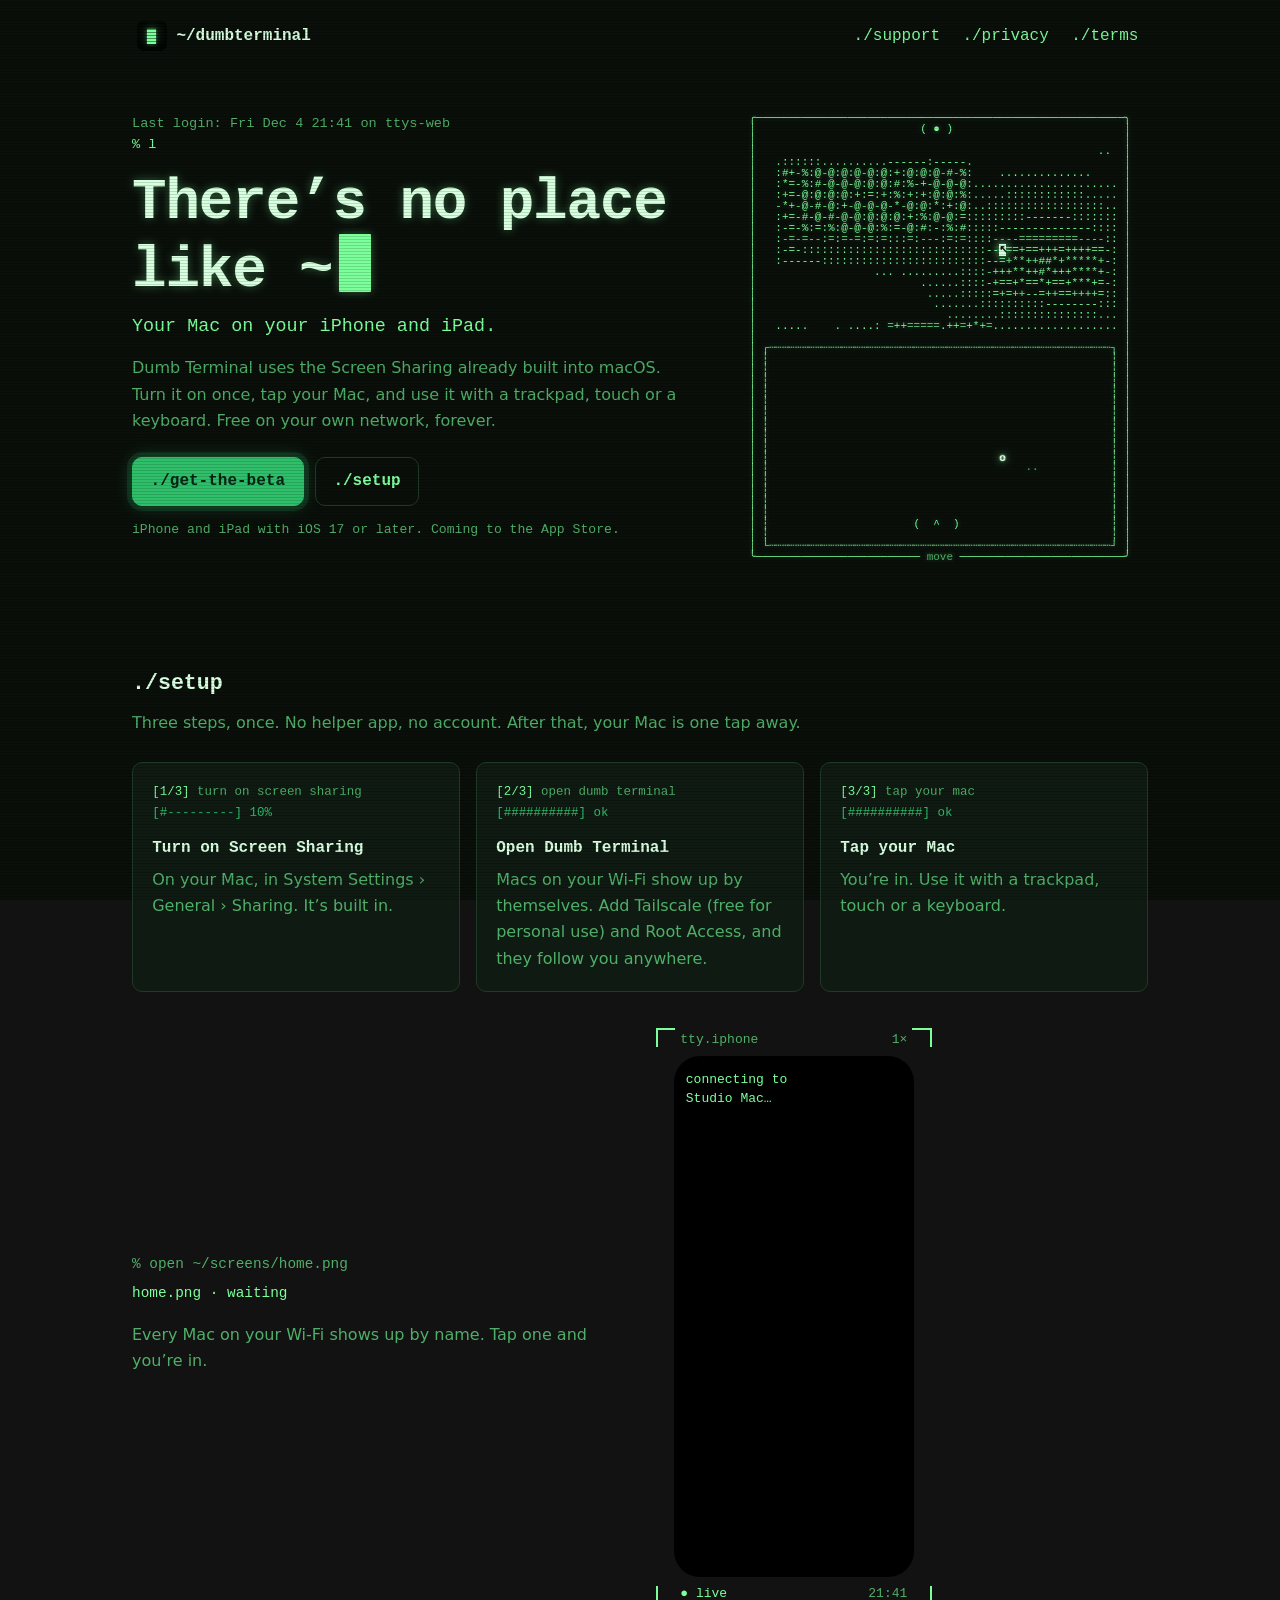
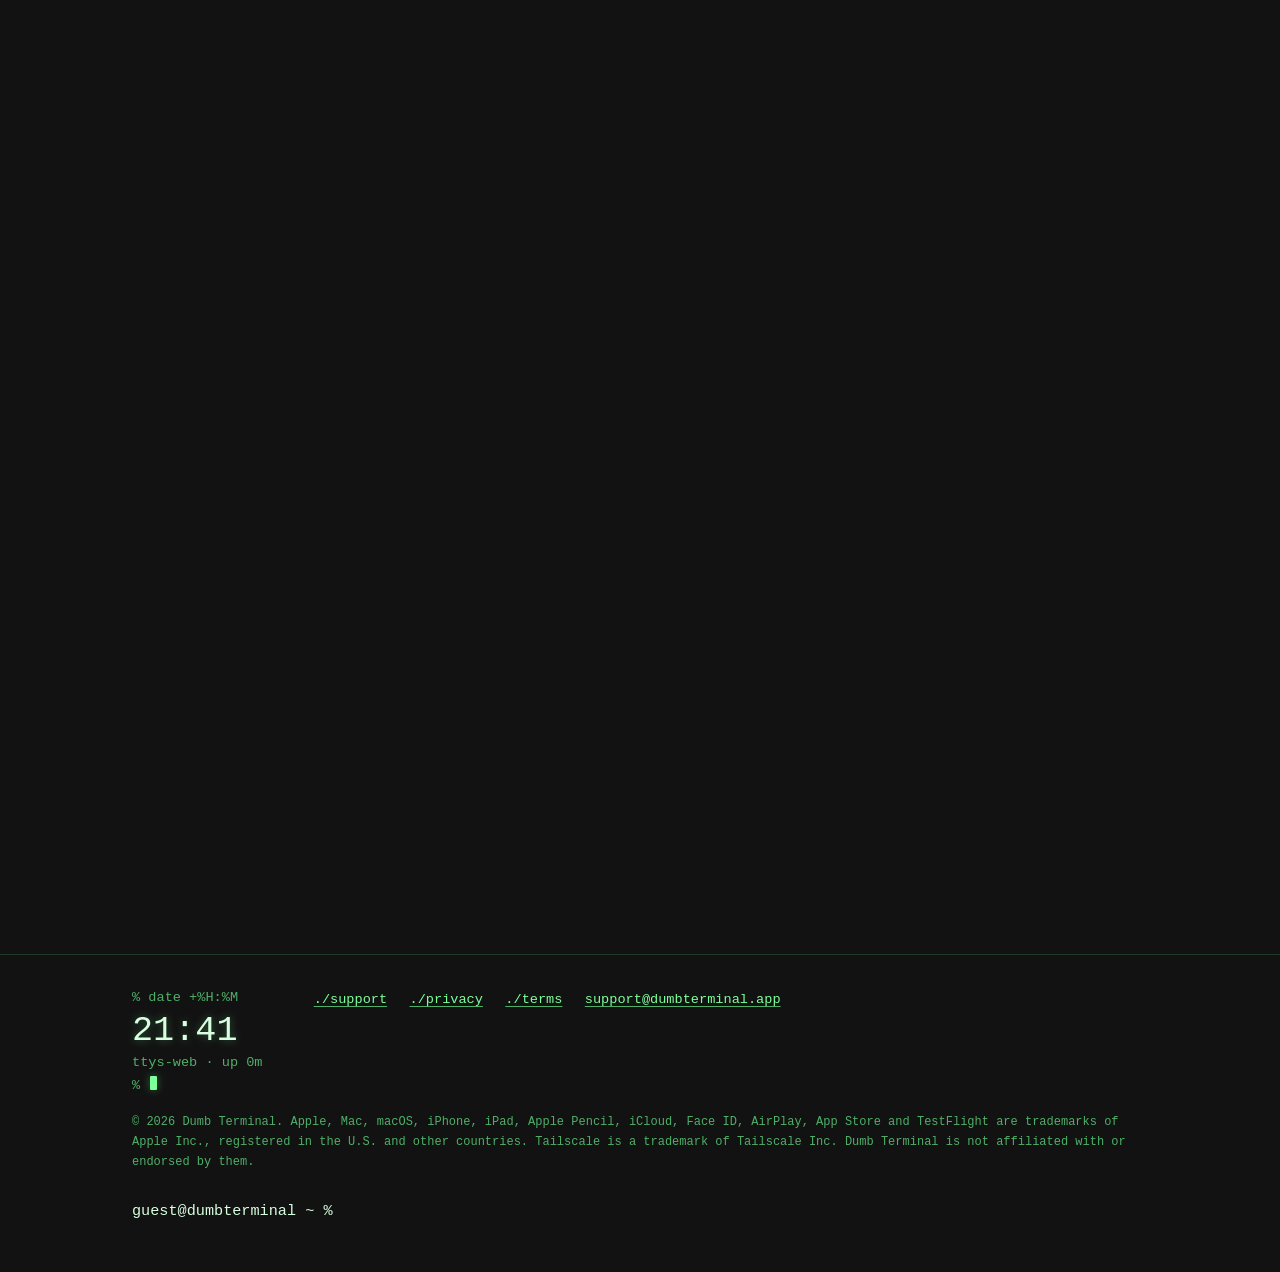
<file: index.html>
<!doctype html>
<html lang="en">
<head>
<meta charset="utf-8">
<meta name="viewport" content="width=device-width, initial-scale=1">
<meta http-equiv="Content-Security-Policy" content="default-src 'self'; script-src 'self'; style-src 'self'; img-src 'self' data:; connect-src 'none'; object-src 'none'; base-uri 'self'; form-action 'none'">
<meta name="referrer" content="strict-origin-when-cross-origin">
<meta name="theme-color" content="#0A0F0A">
<meta name="color-scheme" content="dark">
<title>Dumb Terminal: your Mac on your iPhone and iPad</title>
<meta name="description" content="Nothing to install on your Mac. Dumb Terminal puts your Mac on your iPhone and iPad using the Screen Sharing built into macOS. Free on your own network.">
<link rel="canonical" href="https://dumbterminal.app/">
<meta property="og:type" content="website">
<meta property="og:site_name" content="Dumb Terminal">
<meta property="og:title" content="Dumb Terminal: your Mac on your iPhone and iPad">
<meta property="og:description" content="Nothing to install on your Mac. Dumb Terminal puts your Mac on your iPhone and iPad using the Screen Sharing built into macOS. Free on your own network.">
<meta property="og:url" content="https://dumbterminal.app/">
<meta property="og:image" content="https://dumbterminal.app/img/share.jpg">
<meta property="og:image:width" content="1200">
<meta property="og:image:height" content="630">
<meta property="og:image:alt" content="Dumb Terminal: a Mac desktop on an iPad and an iPhone, each above a trackpad.">
<meta name="twitter:card" content="summary_large_image">
<!-- At launch (once the App Store listing is live): <meta name="apple-itunes-app" content="app-id=6838130064"> -->
<link rel="icon" href="/img/icon.png">
<link rel="apple-touch-icon" href="/img/icon.png">
<link rel="stylesheet" href="/style.css">
<script src="/theme-boot.js"></script>
<script src="/site.js" defer></script>
<script src="/toy.js" defer></script>
<script src="/shell.js" defer></script>
<script src="/arcade.js" defer></script>
<script src="/themes.js" defer></script>
<script src="/frames.js" defer></script>
<script src="/screens.js" defer></script>
<script src="/textphone.js" defer></script>
<script src="/pointer.js" defer></script>
</head>
<body>
<a class="skip" href="#main">Skip to content</a>

<header class="top wrap">
  <a class="brand" href="/"><span class="logo" aria-hidden="true"><i></i></span><span>~/dumbterminal</span></a>
  <nav class="nav-wide" aria-label="Site">
    <a href="/support/">./support</a>
    <a href="/privacy/">./privacy</a>
    <a href="/terms/">./terms</a>
  </nav>
  <details class="menu">
    <summary>menu</summary>
    <nav class="nav" aria-label="Site menu">
      <a href="/support/">./support</a>
      <a href="/privacy/">./privacy</a>
      <a href="/terms/">./terms</a>
    </nav>
  </details>
</header>

<main id="main">
  <section class="hero wrap">
    <div class="hero-copy">
      <pre class="boot" aria-hidden="true"></pre>
      <h1>Nothing to install on your&nbsp;Mac.<button class="cursor" type="button" data-shell aria-label="Open the command line"></button></h1>
      <script src="/headline.js"></script>
      <p class="tagline">Your Mac on your iPhone and iPad.</p>
    </div>
    <!-- The app on an iPhone, drawn in text: the Mac's screen in characters above the trackpad. textphone.js moves a
         fingertip on the trackpad and the pointer on the Mac. Without JavaScript or with Reduce Motion it stays still. -->
    <figure class="devices textphone" role="img" aria-label="Dumb Terminal on iPhone, drawn in green text: a Mac’s desktop at the top of the screen, and a trackpad below where a fingertip moves the Mac’s pointer.">
      <pre aria-hidden="true" data-art="3,17" data-pad="21,19"><i>╭</i><i>─</i><i>─</i><i>─</i><i>─</i><i>─</i><i>─</i><i>─</i><i>─</i><i>─</i><i>─</i><i>─</i><i>─</i><i>─</i><i>─</i><i>─</i><i>─</i><i>─</i><i>─</i><i>─</i><i>─</i><i>─</i><i>─</i><i>─</i><i>─</i><i>─</i><i>─</i><i>─</i><i>─</i><i>─</i><i>─</i><i>─</i><i>─</i><i>─</i><i>─</i><i>─</i><i>─</i><i>─</i><i>─</i><i>─</i><i>─</i><i>─</i><i>─</i><i>─</i><i>─</i><i>─</i><i>─</i><i>─</i><i>─</i><i>─</i><i>─</i><i>─</i><i>─</i><i>─</i><i>─</i><i>─</i><i>─</i><i>╮</i>
<i>│</i>                         ( <i>●</i> )                          <i>│</i>
<i>│</i>                                                        <i>│</i>
<i>│</i>                                                    ..  <i>│</i>
<i>│</i>   .::::::..........------:-----.                       <i>│</i>
<i>│</i>   :#+-%:@-@:@:@-@:@:+:@:@:@-#-%:    ..............     <i>│</i>
<i>│</i>   :*=-%:#-@-@-@:@:@:#:%-+-@-@-@:...................... <i>│</i>
<i>│</i>   :+=-@:@:@:@:+:=:+:%:+:+:@:@:%:.....::::::::::::..... <i>│</i>
<i>│</i>   -*+-@-#-@:+-@-@-@-*-@:@:*:+:@:..::::::::::::::::::.. <i>│</i>
<i>│</i>   :+=-#-@-#-@-@:@:@:@:+:%:@-@:=:::::::::-------::::::: <i>│</i>
<i>│</i>   :-=-%:=:%:@-@-@:%:=-@:#:-:%:#:::::--------------:::: <i>│</i>
<i>│</i>   :-=-=--:=:=-=:=:=:::=:---:=:=::::----=========----:: <i>│</i>
<i>│</i>   :-=-::::::::::::::::::::::::::::---==+==+++=++++==-: <i>│</i>
<i>│</i>   :------:::::::::::::::::::::::::--=+**++##*+*****+-: <i>│</i>
<i>│</i>                  ... .........::::-+++**++#*+++****+-: <i>│</i>
<i>│</i>                         ......::::-+==+*==*+==+***+=-: <i>│</i>
<i>│</i>                          .....:::::=+=++--=++==++++=:: <i>│</i>
<i>│</i>                           .......::::::::::--------::: <i>│</i>
<i>│</i>                             ........:::::::::::::::... <i>│</i>
<i>│</i>   .....    . ....: =++=====.++=+*+=................... <i>│</i>
<i>│</i>                                                        <i>│</i>
<i>│</i> <i>┌</i><i>┄</i><i>┄</i><i>┄</i><i>┄</i><i>┄</i><i>┄</i><i>┄</i><i>┄</i><i>┄</i><i>┄</i><i>┄</i><i>┄</i><i>┄</i><i>┄</i><i>┄</i><i>┄</i><i>┄</i><i>┄</i><i>┄</i><i>┄</i><i>┄</i><i>┄</i><i>┄</i><i>┄</i><i>┄</i><i>┄</i><i>┄</i><i>┄</i><i>┄</i><i>┄</i><i>┄</i><i>┄</i><i>┄</i><i>┄</i><i>┄</i><i>┄</i><i>┄</i><i>┄</i><i>┄</i><i>┄</i><i>┄</i><i>┄</i><i>┄</i><i>┄</i><i>┄</i><i>┄</i><i>┄</i><i>┄</i><i>┄</i><i>┄</i><i>┄</i><i>┄</i><i>┐</i> <i>│</i>
<i>│</i> <i>┆</i>                                                    <i>┆</i> <i>│</i>
<i>│</i> <i>┆</i>                                                    <i>┆</i> <i>│</i>
<i>│</i> <i>┆</i>                                                    <i>┆</i> <i>│</i>
<i>│</i> <i>┆</i>                                                    <i>┆</i> <i>│</i>
<i>│</i> <i>┆</i>                                                    <i>┆</i> <i>│</i>
<i>│</i> <i>┆</i>                                                    <i>┆</i> <i>│</i>
<i>│</i> <i>┆</i>                                                    <i>┆</i> <i>│</i>
<i>│</i> <i>┆</i>                                                    <i>┆</i> <i>│</i>
<i>│</i> <i>┆</i>                                                    <i>┆</i> <i>│</i>
<i>│</i> <i>┆</i>                                                    <i>┆</i> <i>│</i>
<i>│</i> <i>┆</i>                                                    <i>┆</i> <i>│</i>
<i>│</i> <i>┆</i>                                                    <i>┆</i> <i>│</i>
<i>│</i> <i>┆</i>                                                    <i>┆</i> <i>│</i>
<i>│</i> <i>┆</i>                                                    <i>┆</i> <i>│</i>
<i>│</i> <i>┆</i>                                                    <i>┆</i> <i>│</i>
<i>│</i> <i>┆</i>                      (  ^  )                       <i>┆</i> <i>│</i>
<i>│</i> <i>┆</i>                                                    <i>┆</i> <i>│</i>
<i>│</i> <i>└</i><i>┄</i><i>┄</i><i>┄</i><i>┄</i><i>┄</i><i>┄</i><i>┄</i><i>┄</i><i>┄</i><i>┄</i><i>┄</i><i>┄</i><i>┄</i><i>┄</i><i>┄</i><i>┄</i><i>┄</i><i>┄</i><i>┄</i><i>┄</i><i>┄</i><i>┄</i><i>┄</i><i>┄</i><i>┄</i><i>┄</i><i>┄</i><i>┄</i><i>┄</i><i>┄</i><i>┄</i><i>┄</i><i>┄</i><i>┄</i><i>┄</i><i>┄</i><i>┄</i><i>┄</i><i>┄</i><i>┄</i><i>┄</i><i>┄</i><i>┄</i><i>┄</i><i>┄</i><i>┄</i><i>┄</i><i>┄</i><i>┄</i><i>┄</i><i>┄</i><i>┄</i><i>┘</i> <i>│</i>
<i>╰</i><i>─</i><i>─</i><i>─</i><i>─</i><i>─</i><i>─</i><i>─</i><i>─</i><i>─</i><i>─</i><i>─</i><i>─</i><i>─</i><i>─</i><i>─</i><i>─</i><i>─</i><i>─</i><i>─</i><i>─</i><i>─</i><i>─</i><i>─</i><i>─</i><i>─</i><i>─</i><i>─</i><i>─</i><i>─</i><i>─</i><i>─</i><i>─</i><i>─</i><i>─</i><i>─</i><i>─</i><i>─</i><i>─</i><i>─</i><i>─</i><i>─</i><i>─</i><i>─</i><i>─</i><i>─</i><i>─</i><i>─</i><i>─</i><i>─</i><i>─</i><i>─</i><i>─</i><i>─</i><i>─</i><i>─</i><i>─</i><i>╯</i></pre>
    </figure>
    <div class="hero-more">
      <p class="sub">Dumb Terminal uses the Screen Sharing already built into macOS. Turn it on once, tap your Mac, and use it with a trackpad, touch or a keyboard. Free on your own network, forever.</p>
      <p class="actions">
        <!-- At launch: point this at the App Store. -->
        <a class="button" href="#beta">./get-the-beta</a>
        <a class="button ghost" href="#setup">./setup</a>
      </p>
      <!-- At launch: remove "hidden" so the App Store badge shows, and uncomment the Smart App Banner in <head>. -->
      <a class="store" href="https://apps.apple.com/app/id6838130064" hidden><img src="/img/app-store-badge.png" alt="Download on the App Store" width="185" height="55"></a>
      <p class="note">iPhone and iPad with iOS 17 or later. Coming to the App Store.</p>
    </div>
  </section>

  <section class="block wrap" id="setup">
    <h2>./setup</h2>
    <p class="lede">Three steps, once. No helper app, no account. After that, your Mac is one tap away.</p>
    <ol class="steps">
      <li class="step">
        <p class="log"><span class="n">[1/3]</span> turn on screen sharing <span class="bar" data-bar>[##########] ok</span></p>
        <h3>Turn on Screen Sharing</h3>
        <p>On your Mac, in System Settings › General › Sharing. It’s built in.</p>
      </li>
      <li class="step">
        <p class="log"><span class="n">[2/3]</span> open dumb terminal <span class="bar" data-bar>[##########] ok</span></p>
        <h3>Open Dumb Terminal</h3>
        <p>Macs on your Wi-Fi show up by themselves. Add Tailscale (free for personal use) and Root Access, and they follow you anywhere.</p>
      </li>
      <li class="step">
        <p class="log"><span class="n">[3/3]</span> tap your mac <span class="bar" data-bar>[##########] ok</span></p>
        <h3>Tap your Mac</h3>
        <p>You’re in. Use it with a trackpad, touch or a keyboard.</p>
      </li>
    </ol>
    <div class="split">
      <div class="term">
        <p class="dim">% open ~/screens/home.png</p>
        <p data-intro-status>home.png · ready</p>
        <p class="dim">Every Mac on your Wi-Fi shows up by name. Tap one and you’re in.</p>
      </div>
      <figure class="phone" data-intro>
        <img src="/img/screens/home.jpg" width="540" height="1174" loading="lazy" decoding="async" alt="Dumb Terminal’s home screen: “good evening”, three Macs nearby, a line to resume the Studio Mac, and two more Macs listed under ~/macs/away.">
      </figure>
    </div>
  </section>

  <section class="block wrap" id="tune">
    <h2>./tune</h2>
    <p class="lede">Four channels, all of them Dumb Terminal. Turn the knob.</p>
    <div class="tv-row">
      <div class="tv" data-tv>
        <div class="tv-screen">
          <img src="/img/screens/home.jpg" width="540" height="1174" loading="lazy" decoding="async" alt="Channel 3, home: your Macs, nearby and away, listed by name." data-tv-img>
          <canvas class="tv-static" width="72" height="156" aria-hidden="true"></canvas>
          <div class="tv-card" aria-hidden="true"><span>SIGNAL FOUND</span><span class="tv-card-box">prism</span></div>
          <span class="tv-ch" aria-hidden="true" data-tv-ch>CH 03</span>
        </div>
        <button class="tv-knob" type="button" aria-label="Next channel" data-tv-next hidden></button>
        <span class="tv-dial" aria-hidden="true"></span>
      </div>
      <ul class="channels" aria-label="Channels" hidden>
        <li><button type="button" data-ch="3" aria-pressed="true">CH 03 · home</button><span class="what">Your Macs, nearby and away, by name.</span></li>
        <li><button type="button" data-ch="4" aria-pressed="false">CH 04 · session</button><span class="what">Your Mac’s screen above a trackpad.</span></li>
        <li><button type="button" data-ch="5" aria-pressed="false">CH 05 · layouts</button><span class="what">One Big Mac, one of five ways to lay out home.</span></li>
        <li><button type="button" data-ch="6" aria-pressed="false">CH 06 · away</button><span class="what">Set it up once, then reach your Macs from anywhere.</span></li>
      </ul>
      <p class="sr-only" aria-live="polite" data-tv-say></p>
    </div>
  </section>

  <section class="block wrap" id="access">
    <h2>./access</h2>
    <p class="lede">Using your Mac on your own network is free, forever. Buy Root Access once when you want your Mac on the go.</p>
    <div class="plans">
      <div class="panel plan">
        <p class="cmd">$ cat free.txt</p>
        <h3>Free, nearby</h3>
        <p class="price">Free forever · no account</p>
        <ul class="check">
          <li>Every Mac on your Wi-Fi, found automatically</li>
          <li>Trackpad, touch, keyboard, wake and widgets</li>
        </ul>
      </div>
      <div class="panel plan root">
        <p class="cmd"># cat root-access.txt</p>
        <h3>Root Access, from anywhere</h3>
        <p class="price">One-time purchase · no subscription · try Away Access free for a week</p>
        <ul class="check">
          <li>Reach your Mac from any network over Tailscale</li>
          <li>Mac to device, never through our servers</li>
          <li>Yours for good, on every device with your Apple Account, and shared with your family</li>
          <li>Needs Tailscale on your Mac and device, free for personal use</li>
          <li>Price shown in the App Store before you buy</li>
        </ul>
      </div>
    </div>
    <div class="split">
      <div class="term">
        <p class="dim">% curl -O dumbterminal.app/away.png</p>
        <p data-modem-line>away.png · 82K received</p>
        <p class="dim" data-modem-note>(it’s quicker in the app. promise.)</p>
        <p class="dim">Away from home, Dumb Terminal walks you through Tailscale once. After that your Macs answer from anywhere.</p>
      </div>
      <figure class="phone" data-modem>
        <img src="/img/screens/away.jpg" width="540" height="1174" loading="lazy" decoding="async" alt="The Away setup screen: a three-step checklist for reaching your Macs away from home with Tailscale.">
      </figure>
    </div>
  </section>

  <section class="block wrap" id="beta">
    <div class="panel beta">
      <h2>./beta</h2>
      <p>Try the newest Dumb Terminal before it reaches the App Store. Away Access is included during the beta. Open this page on your iPhone or iPad and tap below. Apple’s TestFlight app does the rest.</p>
      <p class="soon">Seats are limited. If the beta is full, check back soon.</p>
      <p class="actions">
        <a class="button" href="https://testflight.apple.com/join/SDDhRjzf">./join-the-beta</a>
      </p>
    </div>
  </section>

  <section class="block wrap" id="features">
    <h2>man dumbterminal</h2>
    <p class="lede">The gestures and keys you already know, on the screen in your hand.</p>
    <div class="try">
      <p class="dim" aria-hidden="true">% try the trackpad</p>
      <div class="toy" aria-hidden="true">
        <div class="mini">
          <div class="mini-bar"><i></i><i></i><i></i></div>
          <div class="mini-desk">
            <div class="win w1"><b>Notes</b><span></span><span></span><span></span></div>
            <div class="win w2"><b>Terminal</b><span></span><span></span></div>
            <div class="win w3"><b>Photos</b><span></span></div>
            <svg class="mini-pointer" viewBox="0 0 14 22" width="12" height="18"><path d="M1 1v16l4-4 3 7 3-1-3-7h5z"/></svg>
          </div>
        </div>
        <div class="mini-stand"></div>
        <div class="pad">[ trackpad ]</div>
      </div>
    </div>
    <div class="features">
      <div class="feature">
        <h3>A real trackpad</h3>
        <p>Tap to click, tap with two fingers to right-click, slide two to scroll, and press and hold to drag, like a Mac trackpad. Or just tap where you want.</p>
      </div>
      <div class="feature">
        <h3>Mac keys and shortcuts</h3>
        <p>⌘ ⌥ ⌃ ⇧, Esc and arrows above the keyboard, plus one-tap Spotlight, Mission Control and shortcuts of your own. Or bring a keyboard, and on iPad a mouse or Apple Pencil.</p>
      </div>
      <div class="feature">
        <h3>Mac gestures</h3>
        <p>Three fingers switch Spaces and open Mission Control. Four fingers switch apps.</p>
      </div>
      <div class="feature">
        <h3>Talk to type</h3>
        <p>Dictate and send the words to any app on your Mac. Speech is recognized on your device.</p>
      </div>
      <div class="feature">
        <h3>Wakes your Mac</h3>
        <p>Wake a sleeping Mac on your network with one tap, or let Dumb Terminal wake the one you used last as it opens.</p>
      </div>
      <div class="feature">
        <h3>Widgets</h3>
        <p>Put your Macs on your Home Screen, Lock Screen and in Control Center, and choose which Macs each one shows. One tap wakes a Mac and opens it.</p>
      </div>
      <div class="feature">
        <h3>A laptop on a foldable</h3>
        <p>Open a foldable iPhone and the desktop sits above a keyboard and trackpad, like a small laptop.</p>
      </div>
      <div class="feature">
        <h3>Every display</h3>
        <p>Pick the screen you want on a Mac with more than one, and share the clipboard if you like.</p>
      </div>
      <div class="feature">
        <h3>On the big screen</h3>
        <p>Connect a TV or monitor: your Mac fills it, and your device becomes the trackpad.</p>
      </div>
    </div>
    <!-- The app's home screen widgets, drawn in HTML from DumbTerminalWidgets.swift (Last Mac medium, Prompt small,
         Your Macs small) with the app's own Mac drawings. They take the site's colours, as the real ones take the
         app's theme. site.js keeps each "used … ago" moving. -->
    <div class="split widget-split">
      <div class="term">
        <p class="dim">% ls ~/Library/Widgets</p>
        <p>last-mac &nbsp;prompt &nbsp;your-macs</p>
        <p class="dim">Your Macs on your Home Screen and Lock Screen, in the same colours as the app. Choose which Macs each one shows, then tap one and you’re in.</p>
      </div>
      <div class="widgets" role="group" aria-label="Dumb Terminal’s widgets on a Home Screen">
        <figure class="wg-slot wide">
          <div class="widget last-mac" role="img" aria-label="Last Mac widget: Studio Mac, used 10 minutes ago.">
            <svg class="mac-art big" viewBox="0 0 100 100" aria-hidden="true"><rect class="o" x="14" y="30" width="72" height="36" rx="7"/><path d="M20 68h60l-4 5H24z"/><rect x="24" y="50" width="3" height="9" rx="1.5"/><rect x="31" y="50" width="3" height="9" rx="1.5"/><rect x="40" y="54" width="16" height="2.6" rx="1.3"/></svg>
            <div aria-hidden="true">
              <p class="wg-name lg">Studio Mac<span class="blk">█</span></p>
              <p class="wg-dim sub" data-used="600">used 10 min. ago</p>
            </div>
          </div>
          <figcaption>Last Mac</figcaption>
        </figure>
        <figure class="wg-slot">
          <div class="widget prompt" role="img" aria-label="Prompt widget: open MacBook Pro, used 2 hours ago.">
            <p class="wg-dim cap" data-used="7200" aria-hidden="true">used 2 hr. ago</p>
            <div aria-hidden="true">
              <p class="wg-dim sub"><span data-ps1>%</span> open</p>
              <p class="wg-name">MacBook Pro<span class="blk">█</span></p>
            </div>
          </div>
          <figcaption>Prompt</figcaption>
        </figure>
        <figure class="wg-slot">
          <div class="widget your-macs" role="img" aria-label="Your Macs widget: Mac mini, used 3 days ago.">
            <svg class="mac-art" viewBox="0 0 100 100" aria-hidden="true"><rect class="o" x="10" y="36" width="80" height="28" rx="7"/><path d="M17 66h66l-4 5H21z"/><rect x="24" y="45" width="3" height="10" rx="1.5"/><rect x="32" y="45" width="3" height="10" rx="1.5"/><circle cx="72" cy="50" r="2.4"/></svg>
            <div aria-hidden="true">
              <p class="wg-name">Mac mini</p>
              <p class="cap faint" data-used="259200">used 3 days ago</p>
            </div>
          </div>
          <figcaption>Your Macs</figcaption>
        </figure>
      </div>
    </div>
    <p class="eggs">A few things in the app are hidden. We won’t say where.</p>
  </section>

  <section class="block wrap" id="privacy">
    <div class="panel private">
      <h2>No sign-up. No server of ours.</h2>
      <p>Dumb Terminal is built on the Screen Sharing that Apple puts in every Mac, so there is nothing to install there and nothing to sign up for. The picture and your typing travel between your own devices, on your Wi-Fi or your own Tailscale network; none of it passes through computers run by Dumb Terminal. No ads, no tracking. Saved passwords stay on your device, behind Face ID if you like, and your list of Macs syncs only through your own iCloud.</p>
    </div>
  </section>
</main>

<footer class="foot">
  <div class="wrap foot-grid">
    <div class="clock">
      <p class="dim" aria-hidden="true">% date +%H:%M</p>
      <p class="time" data-clock>--:--</p>
      <p class="dim" data-uptime>ttys-web</p>
      <p><span aria-hidden="true">% </span><button class="cursor" type="button" data-shell aria-label="Open the command line"></button></p>
    </div>
    <nav class="foot-links" aria-label="More">
      <a href="/support/">./support</a>
      <a href="/privacy/">./privacy</a>
      <a href="/terms/">./terms</a>
      <a href="/support/" data-mail="support">support [at] dumbterminal [dot] app</a>
    </nav>
    <p class="legal">© 2026 Dumb Terminal. Apple, Mac, macOS, iPhone, iPad, Apple Pencil, iCloud, Face ID, AirPlay, App Store and TestFlight are trademarks of Apple Inc., registered in the U.S. and other countries. Tailscale is a trademark of Tailscale Inc. Dumb Terminal is not affiliated with or endorsed by them.</p>
    <p class="tail" data-tail aria-hidden="true">guest@dumbterminal ~ % <span class="cursor"></span></p>
  </div>
</footer>
</body>
</html>
</file>
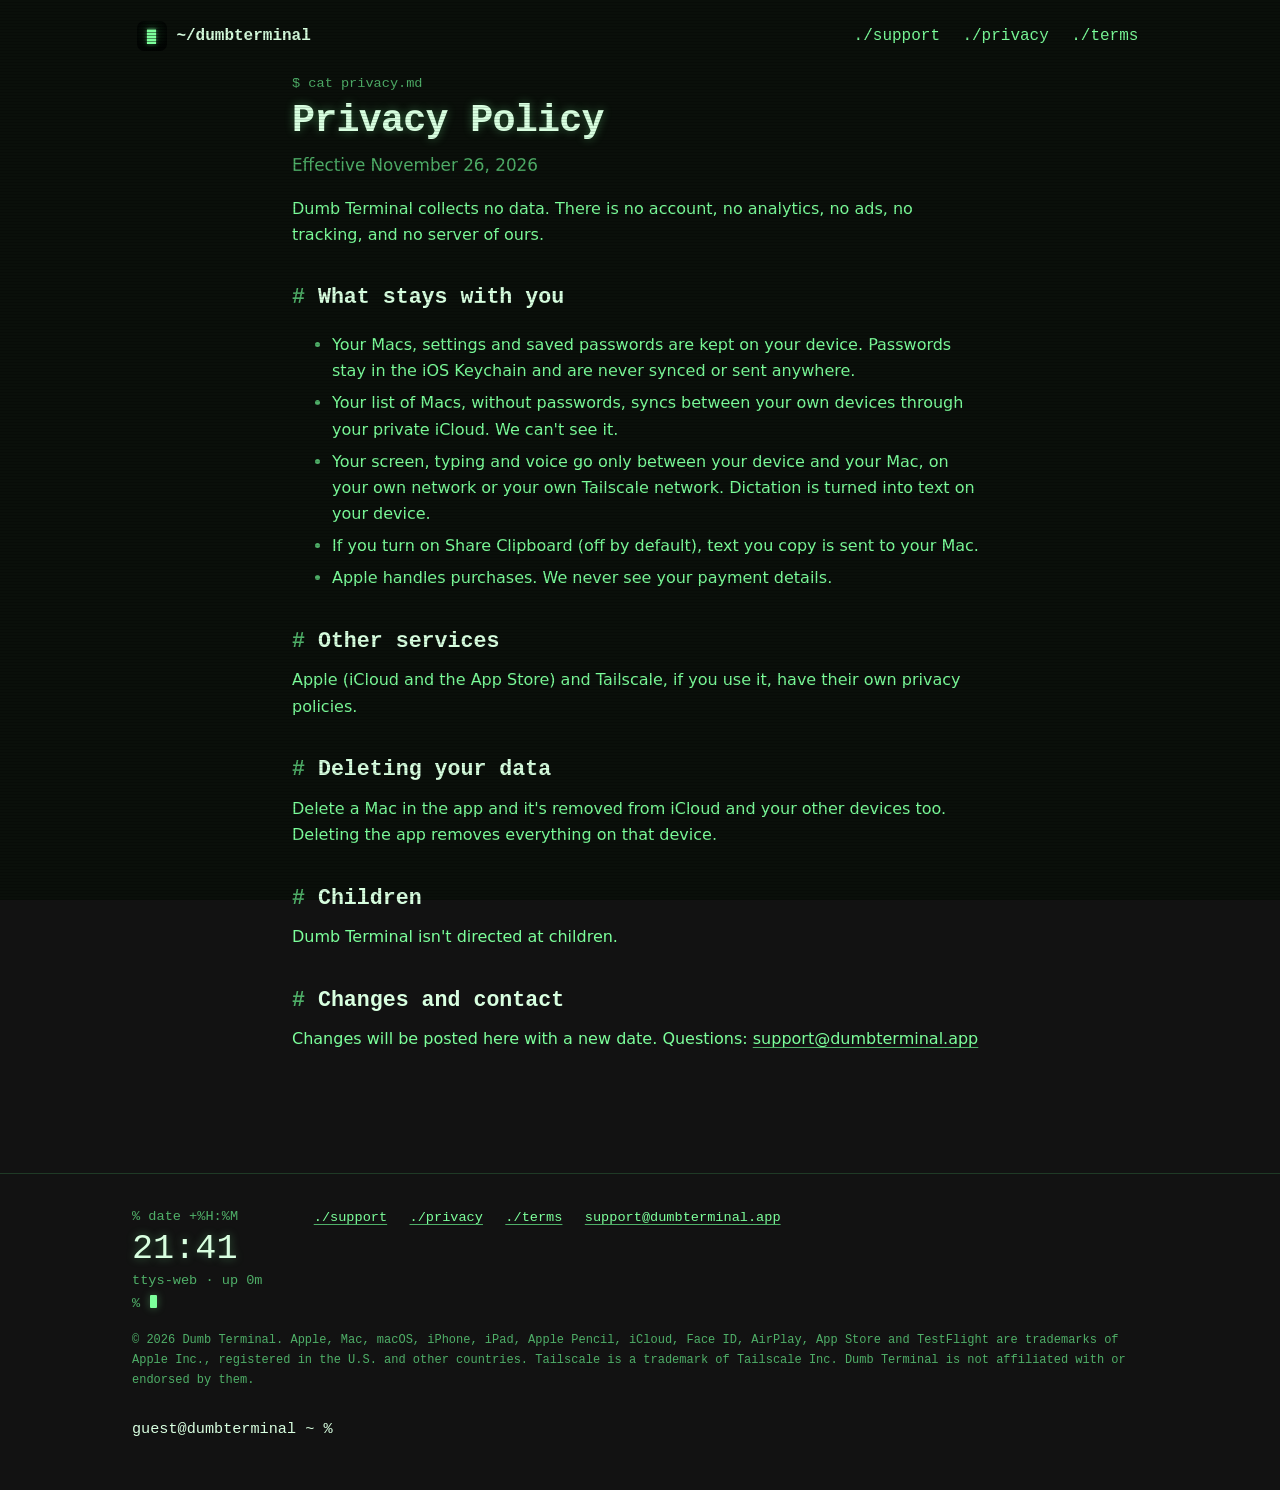
<file: privacy/index.html>
<!doctype html>
<html lang="en">
<head>
<meta charset="utf-8">
<meta name="viewport" content="width=device-width, initial-scale=1">
<meta http-equiv="Content-Security-Policy" content="default-src 'self'; script-src 'self'; style-src 'self'; img-src 'self' data:; connect-src 'none'; object-src 'none'; base-uri 'self'; form-action 'none'">
<meta name="referrer" content="strict-origin-when-cross-origin">
<meta name="theme-color" content="#0A0F0A">
<meta name="color-scheme" content="dark">
<title>Dumb Terminal Privacy Policy</title>
<meta name="description" content="What Dumb Terminal keeps on your device, what syncs through your own iCloud, and what it connects to.">
<link rel="canonical" href="https://dumbterminal.app/privacy/">
<meta property="og:type" content="website">
<meta property="og:site_name" content="Dumb Terminal">
<meta property="og:title" content="Dumb Terminal Privacy Policy">
<meta property="og:description" content="What Dumb Terminal keeps on your device, what syncs through your own iCloud, and what it connects to.">
<meta property="og:url" content="https://dumbterminal.app/privacy/">
<meta property="og:image" content="https://dumbterminal.app/img/share.jpg">
<meta property="og:image:width" content="1200">
<meta property="og:image:height" content="630">
<meta property="og:image:alt" content="Dumb Terminal: a Mac desktop on an iPad and an iPhone, each above a trackpad.">
<meta name="twitter:card" content="summary_large_image">
<link rel="icon" href="/img/icon.png">
<link rel="stylesheet" href="/style.css">
<script src="/theme-boot.js"></script>
<script src="/site.js" defer></script>
<script src="/shell.js" defer></script>
<script src="/arcade.js" defer></script>
<script src="/themes.js" defer></script>
</head>
<body>
<a class="skip" href="#main">Skip to content</a>

<header class="top wrap">
  <a class="brand" href="/"><span class="logo" aria-hidden="true"><i></i></span><span>~/dumbterminal</span></a>
  <nav class="nav-wide" aria-label="Site">
    <a href="/support/">./support</a>
    <a href="/privacy/" aria-current="page">./privacy</a>
    <a href="/terms/">./terms</a>
  </nav>
  <details class="menu">
    <summary>menu</summary>
    <nav class="nav" aria-label="Site menu">
      <a href="/support/">./support</a>
      <a href="/privacy/" aria-current="page">./privacy</a>
      <a href="/terms/">./terms</a>
    </nav>
  </details>
</header>

<main id="main" class="wrap doc">
<p class="cmd">$ cat privacy.md</p>
<h1>Privacy Policy</h1>
<p class="lead">Effective November 26, 2026</p>
<p>Dumb Terminal collects no data. There is no account, no analytics, no ads, no tracking, and no server of ours.</p>
<h2>What stays with you</h2>
<ul>
<li>Your Macs, settings and saved passwords are kept on your device. Passwords stay in the iOS Keychain and are never synced or sent anywhere.</li>
<li>Your list of Macs, without passwords, syncs between your own devices through your private iCloud. We can't see it.</li>
<li>Your screen, typing and voice go only between your device and your Mac, on your own network or your own Tailscale network. Dictation is turned into text on your device.</li>
<li>If you turn on Share Clipboard (off by default), text you copy is sent to your Mac.</li>
<li>Apple handles purchases. We never see your payment details.</li>
</ul>
<h2>Other services</h2>
<p>Apple (iCloud and the App Store) and Tailscale, if you use it, have their own privacy policies.</p>
<h2>Deleting your data</h2>
<p>Delete a Mac in the app and it's removed from iCloud and your other devices too. Deleting the app removes everything on that device.</p>
<h2>Children</h2>
<p>Dumb Terminal isn't directed at children.</p>
<h2>Changes and contact</h2>
<p>Changes will be posted here with a new date. Questions: <a href="/support/" data-mail="support">support [at] dumbterminal [dot] app</a></p>
</main>

<footer class="foot">
  <div class="wrap foot-grid">
    <div class="clock">
      <p class="dim" aria-hidden="true">% date +%H:%M</p>
      <p class="time" data-clock>--:--</p>
      <p class="dim" data-uptime>ttys-web</p>
      <p><span aria-hidden="true">% </span><button class="cursor" type="button" data-shell aria-label="Open the command line"></button></p>
    </div>
    <nav class="foot-links" aria-label="More">
      <a href="/support/">./support</a>
      <a href="/privacy/">./privacy</a>
      <a href="/terms/">./terms</a>
      <a href="/support/" data-mail="support">support [at] dumbterminal [dot] app</a>
    </nav>
    <p class="legal">© 2026 Dumb Terminal. Apple, Mac, macOS, iPhone, iPad, Apple Pencil, iCloud, Face ID, AirPlay, App Store and TestFlight are trademarks of Apple Inc., registered in the U.S. and other countries. Tailscale is a trademark of Tailscale Inc. Dumb Terminal is not affiliated with or endorsed by them.</p>
    <p class="tail" data-tail aria-hidden="true">guest@dumbterminal ~ % <span class="cursor"></span></p>
  </div>
</footer>
</body>
</html>
</file>
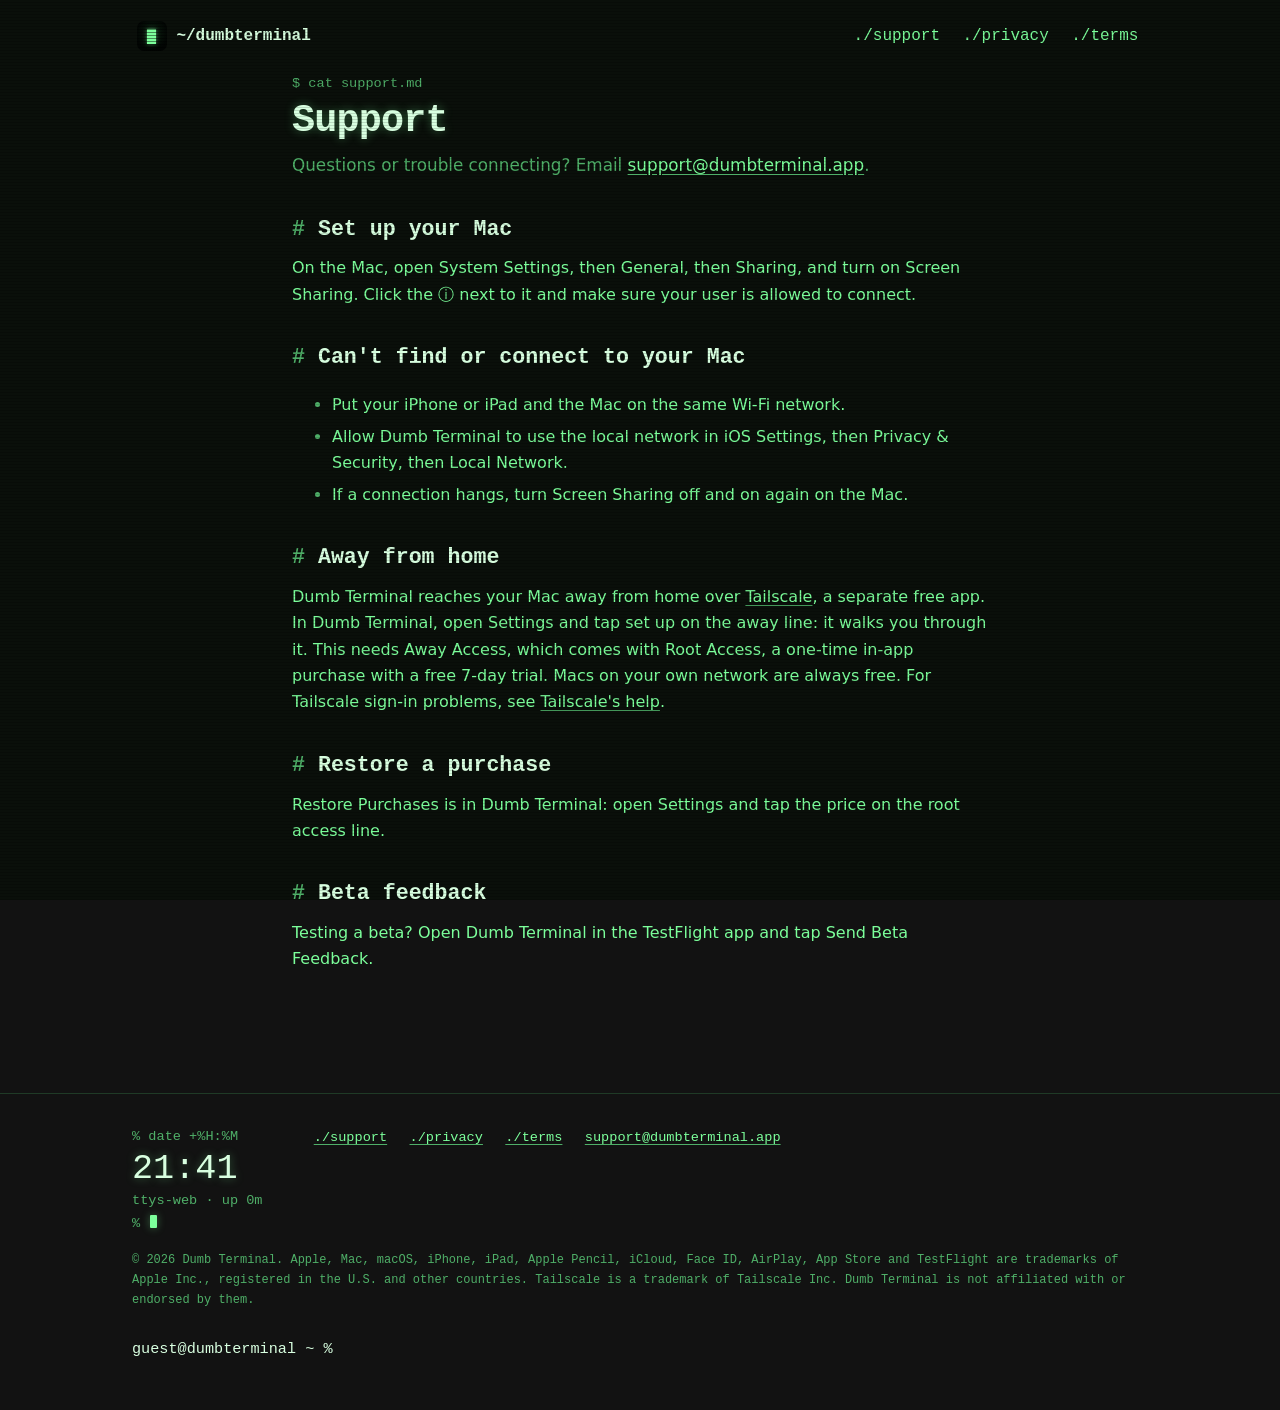
<file: support/index.html>
<!doctype html>
<html lang="en">
<head>
<meta charset="utf-8">
<meta name="viewport" content="width=device-width, initial-scale=1">
<meta http-equiv="Content-Security-Policy" content="default-src 'self'; script-src 'self'; style-src 'self'; img-src 'self' data:; connect-src 'none'; object-src 'none'; base-uri 'self'; form-action 'none'">
<meta name="referrer" content="strict-origin-when-cross-origin">
<meta name="theme-color" content="#0A0F0A">
<meta name="color-scheme" content="dark">
<title>Dumb Terminal Support</title>
<meta name="description" content="Set up Dumb Terminal: turn on Screen Sharing, reach your Mac away from home, and fix a Mac that won’t connect.">
<link rel="canonical" href="https://dumbterminal.app/support/">
<meta property="og:type" content="website">
<meta property="og:site_name" content="Dumb Terminal">
<meta property="og:title" content="Dumb Terminal Support">
<meta property="og:description" content="Set up Dumb Terminal: turn on Screen Sharing, reach your Mac away from home, and fix a Mac that won’t connect.">
<meta property="og:url" content="https://dumbterminal.app/support/">
<meta property="og:image" content="https://dumbterminal.app/img/share.jpg">
<meta property="og:image:width" content="1200">
<meta property="og:image:height" content="630">
<meta property="og:image:alt" content="Dumb Terminal: a Mac desktop on an iPad and an iPhone, each above a trackpad.">
<meta name="twitter:card" content="summary_large_image">
<link rel="icon" href="/img/icon.png">
<link rel="stylesheet" href="/style.css">
<script src="/theme-boot.js"></script>
<script src="/site.js" defer></script>
<script src="/shell.js" defer></script>
<script src="/arcade.js" defer></script>
<script src="/themes.js" defer></script>
</head>
<body>
<a class="skip" href="#main">Skip to content</a>

<header class="top wrap">
  <a class="brand" href="/"><span class="logo" aria-hidden="true"><i></i></span><span>~/dumbterminal</span></a>
  <nav class="nav-wide" aria-label="Site">
    <a href="/support/" aria-current="page">./support</a>
    <a href="/privacy/">./privacy</a>
    <a href="/terms/">./terms</a>
  </nav>
  <details class="menu">
    <summary>menu</summary>
    <nav class="nav" aria-label="Site menu">
      <a href="/support/" aria-current="page">./support</a>
      <a href="/privacy/">./privacy</a>
      <a href="/terms/">./terms</a>
    </nav>
  </details>
</header>

<main id="main" class="wrap doc">
<p class="cmd">$ cat support.md</p>
<h1>Support</h1>
<p class="lead">Questions or trouble connecting? Email <a href="/support/" data-mail="support">support [at] dumbterminal [dot] app</a>.</p>

<h2 id="setup">Set up your Mac</h2>
<p>On the Mac, open System Settings, then General, then Sharing, and turn on Screen Sharing. Click the ⓘ next to it
and make sure your user is allowed to connect.</p>

<h2>Can't find or connect to your Mac</h2>
<ul>
<li>Put your iPhone or iPad and the Mac on the same Wi-Fi network.</li>
<li>Allow Dumb Terminal to use the local network in iOS Settings, then Privacy &amp; Security, then Local Network.</li>
<li>If a connection hangs, turn Screen Sharing off and on again on the Mac.</li>
</ul>

<h2>Away from home</h2>
<p>Dumb Terminal reaches your Mac away from home over <a href="https://tailscale.com">Tailscale</a>, a separate free app.
In Dumb Terminal, open Settings and tap set up on the away line: it walks you through it. This needs Away Access,
which comes with Root Access, a one-time in-app purchase with a free 7-day trial. Macs on your own network are always
free. For Tailscale sign-in problems, see <a href="https://tailscale.com/kb">Tailscale's help</a>.</p>

<h2>Restore a purchase</h2>
<p>Restore Purchases is in Dumb Terminal: open Settings and tap the price on the root access line.</p>

<h2>Beta feedback</h2>
<p>Testing a beta? Open Dumb Terminal in the TestFlight app and tap Send Beta Feedback.</p>
</main>

<footer class="foot">
  <div class="wrap foot-grid">
    <div class="clock">
      <p class="dim" aria-hidden="true">% date +%H:%M</p>
      <p class="time" data-clock>--:--</p>
      <p class="dim" data-uptime>ttys-web</p>
      <p><span aria-hidden="true">% </span><button class="cursor" type="button" data-shell aria-label="Open the command line"></button></p>
    </div>
    <nav class="foot-links" aria-label="More">
      <a href="/support/">./support</a>
      <a href="/privacy/">./privacy</a>
      <a href="/terms/">./terms</a>
      <a href="/support/" data-mail="support">support [at] dumbterminal [dot] app</a>
    </nav>
    <p class="legal">© 2026 Dumb Terminal. Apple, Mac, macOS, iPhone, iPad, Apple Pencil, iCloud, Face ID, AirPlay, App Store and TestFlight are trademarks of Apple Inc., registered in the U.S. and other countries. Tailscale is a trademark of Tailscale Inc. Dumb Terminal is not affiliated with or endorsed by them.</p>
    <p class="tail" data-tail aria-hidden="true">guest@dumbterminal ~ % <span class="cursor"></span></p>
  </div>
</footer>
</body>
</html>
</file>
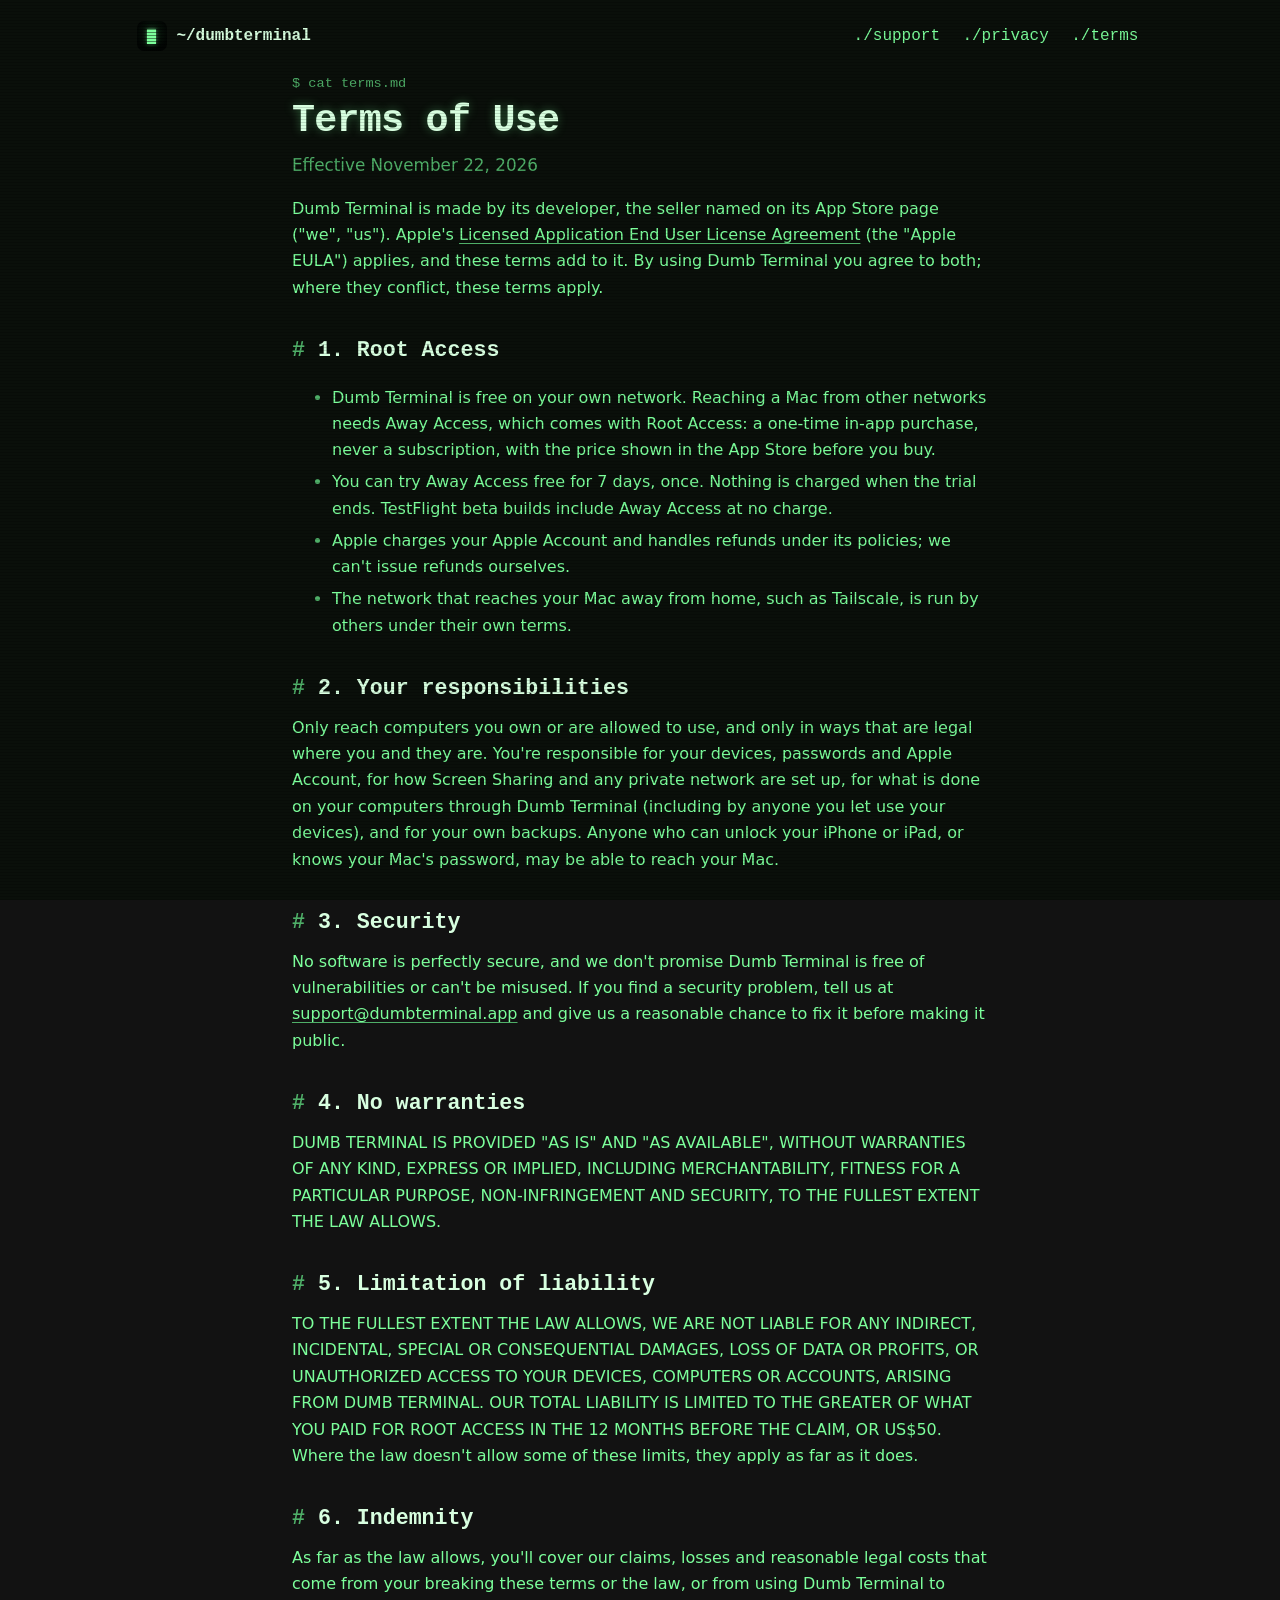
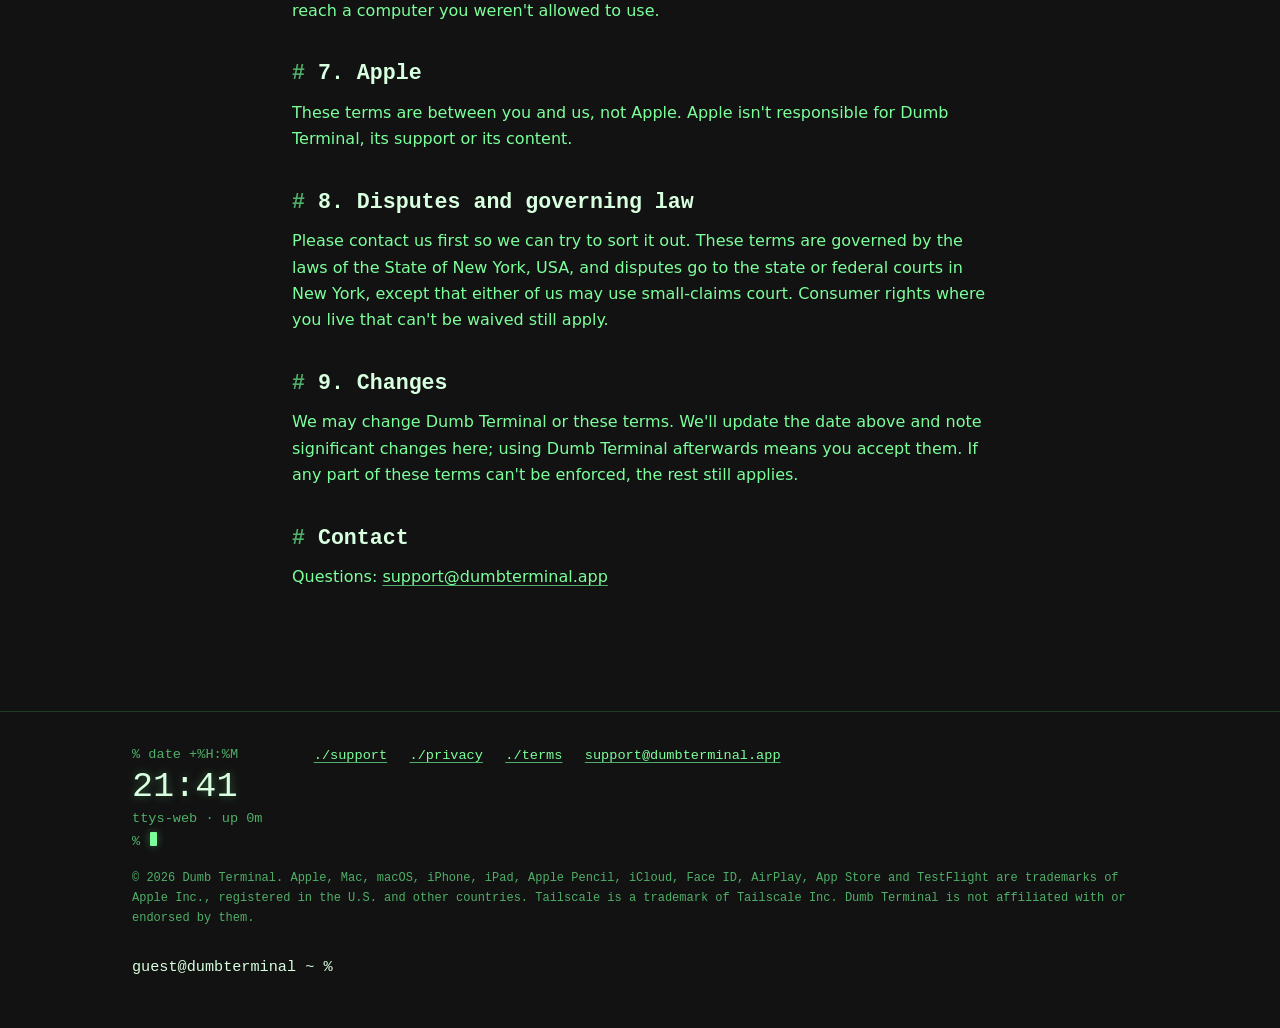
<file: terms/index.html>
<!doctype html>
<html lang="en">
<head>
<meta charset="utf-8">
<meta name="viewport" content="width=device-width, initial-scale=1">
<meta http-equiv="Content-Security-Policy" content="default-src 'self'; script-src 'self'; style-src 'self'; img-src 'self' data:; connect-src 'none'; object-src 'none'; base-uri 'self'; form-action 'none'">
<meta name="referrer" content="strict-origin-when-cross-origin">
<meta name="theme-color" content="#0A0F0A">
<meta name="color-scheme" content="dark">
<title>Dumb Terminal Terms of Use</title>
<meta name="description" content="The terms of use for Dumb Terminal and Root Access.">
<link rel="canonical" href="https://dumbterminal.app/terms/">
<meta property="og:type" content="website">
<meta property="og:site_name" content="Dumb Terminal">
<meta property="og:title" content="Dumb Terminal Terms of Use">
<meta property="og:description" content="The terms of use for Dumb Terminal and Root Access.">
<meta property="og:url" content="https://dumbterminal.app/terms/">
<meta property="og:image" content="https://dumbterminal.app/img/share.jpg">
<meta property="og:image:width" content="1200">
<meta property="og:image:height" content="630">
<meta property="og:image:alt" content="Dumb Terminal: a Mac desktop on an iPad and an iPhone, each above a trackpad.">
<meta name="twitter:card" content="summary_large_image">
<link rel="icon" href="/img/icon.png">
<link rel="stylesheet" href="/style.css">
<script src="/theme-boot.js"></script>
<script src="/site.js" defer></script>
<script src="/shell.js" defer></script>
<script src="/arcade.js" defer></script>
<script src="/themes.js" defer></script>
</head>
<body>
<a class="skip" href="#main">Skip to content</a>

<header class="top wrap">
  <a class="brand" href="/"><span class="logo" aria-hidden="true"><i></i></span><span>~/dumbterminal</span></a>
  <nav class="nav-wide" aria-label="Site">
    <a href="/support/">./support</a>
    <a href="/privacy/">./privacy</a>
    <a href="/terms/" aria-current="page">./terms</a>
  </nav>
  <details class="menu">
    <summary>menu</summary>
    <nav class="nav" aria-label="Site menu">
      <a href="/support/">./support</a>
      <a href="/privacy/">./privacy</a>
      <a href="/terms/" aria-current="page">./terms</a>
    </nav>
  </details>
</header>

<main id="main" class="wrap doc">
<p class="cmd">$ cat terms.md</p>
<h1>Terms of Use</h1>
<p class="lead">Effective November 22, 2026</p>
<p>Dumb Terminal is made by its developer, the seller named on its App Store page ("we", "us"). Apple's <a href="https://www.apple.com/legal/internet-services/itunes/dev/stdeula/">Licensed Application End User License Agreement</a> (the "Apple EULA") applies, and these terms add to it. By using Dumb Terminal you agree to both; where they conflict, these terms apply.</p>
<h2>1. Root Access</h2>
<ul>
<li>Dumb Terminal is free on your own network. Reaching a Mac from other networks needs Away Access, which comes with Root Access: a one-time in-app purchase, never a subscription, with the price shown in the App Store before you buy.</li>
<li>You can try Away Access free for 7 days, once. Nothing is charged when the trial ends. TestFlight beta builds include Away Access at no charge.</li>
<li>Apple charges your Apple Account and handles refunds under its policies; we can't issue refunds ourselves.</li>
<li>The network that reaches your Mac away from home, such as Tailscale, is run by others under their own terms.</li>
</ul>
<h2>2. Your responsibilities</h2>
<p>Only reach computers you own or are allowed to use, and only in ways that are legal where you and they are. You're responsible for your devices, passwords and Apple Account, for how Screen Sharing and any private network are set up, for what is done on your computers through Dumb Terminal (including by anyone you let use your devices), and for your own backups. Anyone who can unlock your iPhone or iPad, or knows your Mac's password, may be able to reach your Mac.</p>
<h2>3. Security</h2>
<p>No software is perfectly secure, and we don't promise Dumb Terminal is free of vulnerabilities or can't be misused. If you find a security problem, tell us at <a href="/support/" data-mail="support" data-subject="Security">support [at] dumbterminal [dot] app</a> and give us a reasonable chance to fix it before making it public.</p>
<h2>4. No warranties</h2>
<p>DUMB TERMINAL IS PROVIDED "AS IS" AND "AS AVAILABLE", WITHOUT WARRANTIES OF ANY KIND, EXPRESS OR IMPLIED, INCLUDING MERCHANTABILITY, FITNESS FOR A PARTICULAR PURPOSE, NON-INFRINGEMENT AND SECURITY, TO THE FULLEST EXTENT THE LAW ALLOWS.</p>
<h2>5. Limitation of liability</h2>
<p>TO THE FULLEST EXTENT THE LAW ALLOWS, WE ARE NOT LIABLE FOR ANY INDIRECT, INCIDENTAL, SPECIAL OR CONSEQUENTIAL DAMAGES, LOSS OF DATA OR PROFITS, OR UNAUTHORIZED ACCESS TO YOUR DEVICES, COMPUTERS OR ACCOUNTS, ARISING FROM DUMB TERMINAL. OUR TOTAL LIABILITY IS LIMITED TO THE GREATER OF WHAT YOU PAID FOR ROOT ACCESS IN THE 12 MONTHS BEFORE THE CLAIM, OR US$50. Where the law doesn't allow some of these limits, they apply as far as it does.</p>
<h2>6. Indemnity</h2>
<p>As far as the law allows, you'll cover our claims, losses and reasonable legal costs that come from your breaking these terms or the law, or from using Dumb Terminal to reach a computer you weren't allowed to use.</p>
<h2>7. Apple</h2>
<p>These terms are between you and us, not Apple. Apple isn't responsible for Dumb Terminal, its support or its content.</p>
<h2>8. Disputes and governing law</h2>
<p>Please contact us first so we can try to sort it out. These terms are governed by the laws of the State of New York, USA, and disputes go to the state or federal courts in New York, except that either of us may use small-claims court. Consumer rights where you live that can't be waived still apply.</p>
<h2>9. Changes</h2>
<p>We may change Dumb Terminal or these terms. We'll update the date above and note significant changes here; using Dumb Terminal afterwards means you accept them. If any part of these terms can't be enforced, the rest still applies.</p>
<h2>Contact</h2>
<p>Questions: <a href="/support/" data-mail="support">support [at] dumbterminal [dot] app</a></p>
</main>

<footer class="foot">
  <div class="wrap foot-grid">
    <div class="clock">
      <p class="dim" aria-hidden="true">% date +%H:%M</p>
      <p class="time" data-clock>--:--</p>
      <p class="dim" data-uptime>ttys-web</p>
      <p><span aria-hidden="true">% </span><button class="cursor" type="button" data-shell aria-label="Open the command line"></button></p>
    </div>
    <nav class="foot-links" aria-label="More">
      <a href="/support/">./support</a>
      <a href="/privacy/">./privacy</a>
      <a href="/terms/">./terms</a>
      <a href="/support/" data-mail="support">support [at] dumbterminal [dot] app</a>
    </nav>
    <p class="legal">© 2026 Dumb Terminal. Apple, Mac, macOS, iPhone, iPad, Apple Pencil, iCloud, Face ID, AirPlay, App Store and TestFlight are trademarks of Apple Inc., registered in the U.S. and other countries. Tailscale is a trademark of Tailscale Inc. Dumb Terminal is not affiliated with or endorsed by them.</p>
    <p class="tail" data-tail aria-hidden="true">guest@dumbterminal ~ % <span class="cursor"></span></p>
  </div>
</footer>
</body>
</html>
</file>
<file: style.css>
/* Dumb Terminal's site. The default look is the app's green terminal; the other colours override the variables on
   html[data-theme] (see the end of this file). Always dark: the terminal look is intentional. */
:root {
  color-scheme: dark;
  --bg: #0A0F0A;
  --bg-2: #0A0F0A;
  --panel: #0F1A12;
  --line: #1F3A26;
  --text: #7CFF9B;
  --dim: #4FAF68;
  --bright: #D8FFE0;
  --accent: #2FBF6A;
  --on-accent: #052414;
  --warn: #FFD866;
  --error: #FF8A80;
  --glow: rgba(124, 255, 155, 0.35);
  --mono: ui-monospace, "SF Mono", SFMono-Regular, Menlo, Consolas, "Liberation Mono", monospace;
  --body: -apple-system, BlinkMacSystemFont, "Segoe UI", system-ui, sans-serif;
  --radius: 10px;
  --case: none;
  /* The Terminal cursor: a hollow arrow outlined in phosphor green. */
  --cursor: url("data:image/svg+xml,%3Csvg xmlns='http://www.w3.org/2000/svg' width='20' height='28' viewBox='0 0 20 28'%3E%3Cpath d='M2 2v19l5-5 4 9 3-1.3-4-9h7z' fill='%230A0F0A' stroke='%237CFF9B' stroke-width='1.8' stroke-linejoin='round'/%3E%3C/svg%3E") 2 2, auto;
}

* { box-sizing: border-box; }
/* `hidden` always wins, even over a class that sets display (a hidden .button once showed on the live site). */
[hidden] { display: none !important; }
html { -webkit-text-size-adjust: 100%; scroll-behavior: smooth; }
body {
  margin: 0; min-height: 100vh; overflow-x: hidden;
  background: linear-gradient(180deg, var(--bg), var(--bg-2)) fixed;
  color: var(--text);
  font: 16px/1.65 var(--body);
}
@media (pointer: fine) {
  body { cursor: var(--cursor); }
  /* Things you can click keep the hand, in every theme, so they read as clickable. */
  a, button, summary, label { cursor: pointer; }
  input, textarea { cursor: text; }
}
/* Faint scanlines over everything, like an old tube. */
body::after {
  content: ""; position: fixed; inset: 0; pointer-events: none; z-index: 90;
  background: repeating-linear-gradient(0deg, rgba(0, 0, 0, 0.14) 0 1px, transparent 1px 3px);
}
::selection { background: var(--text); color: var(--bg); }

h1, h2, h3, .brand, .button, .cmd, .log, .nav, .menu summary, .foot, .note, .price, .tagline, pre {
  font-family: var(--mono); text-transform: var(--case);
}
h1 { font-size: clamp(2rem, 6.5vw, 3.6rem); line-height: 1.1; color: var(--bright); margin: 0 0 0.6rem; letter-spacing: -0.02em;
     text-shadow: 0 0 10px var(--glow); }
h2 { font-size: 1.35rem; color: var(--bright); margin: 0 0 0.5rem; }
h3 { font-size: 1rem; color: var(--bright); margin: 0 0 0.35rem; }
p { margin: 0 0 1rem; }
a { color: var(--text); text-decoration: underline; text-decoration-color: var(--dim); text-underline-offset: 3px; }
/* Links and buttons highlight like a terminal selection: an inverted block. */
a:hover, a:focus-visible { background: var(--text); color: var(--bg); text-decoration: none; outline: none; }
:focus-visible { outline: 2px solid var(--text); outline-offset: 2px; }
img { max-width: 100%; display: block; }

.wrap { max-width: 66rem; margin: 0 auto; padding: 0 1.25rem; }
.skip { position: absolute; left: -999px; top: 0.5rem; z-index: 100; padding: 0.4rem 0.8rem; background: var(--text); color: var(--bg); }
.skip:focus { left: 0.5rem; }
.dim, .lede, .note { color: var(--dim); }
.lede { max-width: 42rem; }
.warn { color: var(--warn); }

/* The blinking block cursor. It is also a button that opens the command line. */
.cursor {
  font-size: inherit; line-height: 1;
  display: inline-block; width: 0.55em; height: 1em; margin-left: 0.12em; vertical-align: -0.1em; padding: 0;
  border: 0; border-radius: 1px; background: var(--text); box-shadow: 0 0 8px var(--glow);
  animation: blink 1.06s steps(1) infinite;
}
.cursor:focus-visible { outline-offset: 3px; }
@keyframes blink { 50% { opacity: 0; } }

/* Header */
.top { display: flex; align-items: center; justify-content: space-between; padding-top: 1.1rem; padding-bottom: 1.1rem; position: relative; z-index: 20; }
.brand { display: inline-flex; align-items: center; gap: 0.6rem; color: var(--bright); text-decoration: none; font-weight: 700; padding: 0.15rem 0.3rem; }
.brand img { border-radius: 7px; }
/* The logo: the app icon drawn in the theme's colour, its block cursor blinking (still with Reduce Motion). */
.logo { position: relative; flex: none; display: grid; place-items: center; width: 30px; height: 30px; border-radius: 7px;
        background: radial-gradient(circle at 50% 42%, color-mix(in srgb, var(--text) 12%, #020503), #020503 72%); }
.logo::after { content: ""; position: absolute; inset: 0; border-radius: inherit;
               background: repeating-linear-gradient(transparent 0 2px, rgba(0, 0, 0, 0.35) 2px 3px); }
.logo i { width: 9px; height: 15px; background: var(--text); box-shadow: 0 0 5px var(--glow), 0 0 2px var(--glow);
          animation: blink 1.06s steps(1) infinite; }
@media (prefers-reduced-motion: reduce) { .logo i { animation: none; } }
.menu summary { list-style: none; padding: 0.3rem 0.7rem; border: 1px solid var(--line); border-radius: 8px; color: var(--dim); }
.menu summary::-webkit-details-marker { display: none; }
.menu summary:hover, .menu summary:focus-visible { background: var(--text); color: var(--bg); outline: none; }
.nav { position: absolute; right: 1.25rem; top: 3.6rem; display: flex; flex-direction: column; padding: 0.5rem; min-width: 12rem;
       background: var(--panel); border: 1px solid var(--line); border-radius: var(--radius); }
.nav a, .nav-wide a { padding: 0.35rem 0.6rem; text-decoration: none; font-family: var(--mono); text-transform: var(--case); }
.nav-wide { display: none; gap: 0.2rem; }
@media (min-width: 760px) {
  .menu { display: none; }
  .nav-wide { display: flex; }
}

/* Hero: the words, then the app on an iPhone drawn in text (textphone.js). On a phone the drawing sits between the
   headline and the paragraph, so the first screen shows the app. */
.hero { display: grid; grid-template-columns: 1.15fr 0.85fr; grid-template-areas: "copy devices" "more devices";
        grid-template-rows: auto 1fr; column-gap: 2.5rem; align-items: end; padding-top: 2.5rem; padding-bottom: 3rem; }
.hero-copy { grid-area: copy; }
/* headline.js swaps the headline before it is drawn. Until it has, keep the old one out of sight, but show it after
   a second regardless, in case that script never runs. */
html.js:not(.headline) .hero h1 { visibility: hidden; animation: headline-late 0s 1s forwards; }
@keyframes headline-late { to { visibility: visible; } }
.hero-more { grid-area: more; align-self: start; position: relative; z-index: 1; } /* above the devices' shadow */
@media (max-width: 860px) {
  .hero { grid-template-columns: 1fr; grid-template-areas: "copy" "devices" "more"; grid-template-rows: none; padding-top: 1rem; }
}
/* 58 characters across: the font size follows the figure's width so the drawing always fits it. */
.devices { grid-area: devices; align-self: center; margin: 0 auto; width: min(100%, 24rem); container-type: inline-size; }
@media (max-width: 860px) { .devices { width: min(100%, 21rem); margin: 0.8rem auto 1.4rem; } }
.textphone pre { margin: 0; font: calc(100cqi / 35) / 1 var(--mono); color: var(--text); white-space: pre; overflow: hidden;
  text-shadow: 0 0 5px var(--glow); }
.textphone i { display: inline-block; width: 1ch; font-style: normal; text-align: center; } /* box lines and symbols
   come from fallback fonts of other widths; one character cell each keeps the edges straight */
.textphone .tp-ptr { color: var(--bright); font-weight: 700; text-shadow: 0 0 8px var(--text), 0 0 2px var(--bright); }
.textphone .tp-arrow { color: var(--bg); background: var(--bright); font-weight: 700; box-shadow: 0 0 10px var(--text); }
.textphone .tp-trail, .textphone .tp-say { color: var(--dim); }
.boot { margin: 0 0 1rem; min-height: 0; color: var(--dim); font-size: 0.85rem; line-height: 1.55; white-space: pre-wrap; }
.boot:empty { display: none; }
.boot .hi { color: var(--text); }
.boot .ok { color: var(--accent); }
.tagline { font-size: 1.15rem; color: var(--text); margin-bottom: 0.8rem; }
.sub { color: var(--dim); max-width: 36rem; }
.actions { display: flex; flex-wrap: wrap; gap: 0.7rem; margin: 1.4rem 0 0.8rem; }
.button {
  display: inline-block; padding: 0.65rem 1.1rem; border-radius: var(--radius); border: 1px solid var(--accent);
  background: var(--accent); color: var(--on-accent); font-weight: 700; text-decoration: none;
  box-shadow: 0 0 0 5px color-mix(in srgb, var(--accent) 14%, transparent), 0 0 18px color-mix(in srgb, var(--accent) 30%, transparent);
}
.button.ghost { background: transparent; color: var(--text); box-shadow: none; border-color: var(--line); }
.button:hover, .button:focus-visible { background: var(--text); color: var(--bg); border-color: var(--text); }
.store img { height: 50px; width: auto; margin-bottom: 0.6rem; }
.note { font-size: 0.82rem; }

/* The toy: a tiny Mac above a dashed trackpad, under man dumbterminal */
.try { margin: 1.6rem 0 0.4rem; }
.try > .dim { font-family: var(--mono); font-size: 0.85rem; margin: 0 0 0.8rem; text-align: center; }
.toy { display: flex; flex-direction: column; align-items: center; user-select: none; -webkit-user-select: none; }
.mini { width: min(100%, 22rem); background: var(--panel); border: 1px solid var(--line); border-radius: 12px; overflow: hidden;
        box-shadow: 0 25px 60px rgba(0, 0, 0, 0.55), 0 0 30px color-mix(in srgb, var(--accent) 12%, transparent); }
.mini-bar { display: flex; gap: 5px; padding: 7px 9px; border-bottom: 1px solid var(--line); }
.mini-bar i { width: 8px; height: 8px; border-radius: 50%; background: var(--line); }
.mini-desk { position: relative; height: 12.5rem; overflow: hidden;
             background: radial-gradient(ellipse at 30% 20%, color-mix(in srgb, var(--accent) 18%, transparent), transparent 70%); }
.win { position: absolute; display: flex; flex-direction: column; gap: 5px; padding: 6px 8px; background: var(--bg);
       border: 1px solid var(--line); border-radius: 6px; font: 9px var(--mono); color: var(--dim); transition: border-color 0.2s; }
.win b { font-weight: 600; color: var(--text); }
.win span { display: block; height: 4px; border-radius: 2px; background: var(--line); }
.w1 { left: 8%; top: 12%; width: 42%; height: 46%; z-index: 1; }
.w2 { left: 38%; top: 34%; width: 50%; height: 48%; z-index: 2; }
.w3 { left: 14%; top: 62%; width: 30%; height: 28%; z-index: 3; }
.win.front { border-color: var(--text); box-shadow: 0 0 12px var(--glow); }
.mini-pointer { position: absolute; left: 50%; top: 50%; z-index: 9; fill: var(--bg); stroke: var(--text); stroke-width: 1.6; stroke-linejoin: round;
                transform: translate(-1px, -1px); pointer-events: none; }
.mini-stand { width: 4.5rem; height: 0.6rem; border: 1px solid var(--line); border-top: 0; border-radius: 0 0 6px 6px; margin-bottom: 1rem; }
.pad { width: min(100%, 15rem); height: 8.5rem; display: flex; align-items: center; justify-content: center; border: 1.5px dashed var(--dim);
       border-radius: 14px; color: var(--dim); font: 0.85rem var(--mono); touch-action: none; }
.pad.active { border-color: var(--text); color: var(--text); }

/* Sections */
.block { padding-top: 3.5rem; padding-bottom: 0.5rem; scroll-margin-top: 1rem; }
.panel { background: var(--panel); border: 1px solid var(--line); border-radius: var(--radius); padding: 1.4rem; }

.steps { list-style: none; padding: 0; margin: 1.6rem 0 0; display: grid; grid-template-columns: repeat(3, 1fr); gap: 1rem; }
@media (max-width: 760px) { .steps { grid-template-columns: 1fr; } }
.step { background: var(--panel); border: 1px solid var(--line); border-radius: var(--radius); padding: 1.2rem; }
.step .log { font-size: 0.78rem; color: var(--dim); margin-bottom: 0.7rem; }
.step .n { color: var(--text); }
.step .bar { display: block; color: var(--accent); }
.step p:last-child { color: var(--dim); margin: 0; }

.plans { display: grid; grid-template-columns: 1fr 1fr; gap: 1rem; margin-top: 1.6rem; }
@media (max-width: 760px) { .plans { grid-template-columns: 1fr; } }
.plan .cmd { color: var(--dim); font-size: 0.85rem; margin-bottom: 0.6rem; }
.plan.root { border-color: var(--accent); box-shadow: 0 0 0 5px color-mix(in srgb, var(--accent) 10%, transparent), 0 0 24px color-mix(in srgb, var(--accent) 16%, transparent); }
.price { color: var(--text); font-size: 0.9rem; }
.check { list-style: none; padding: 0; margin: 0.6rem 0 0; color: var(--dim); }
.check li { padding-left: 2.2em; text-indent: -2.2em; }
.check li::before { content: "[x] "; font-family: var(--mono); color: var(--accent); }

.beta .soon { color: var(--dim); margin: 0; }

.features { display: grid; grid-template-columns: repeat(3, 1fr); gap: 0.6rem 1.4rem; margin-top: 1.6rem; }
@media (max-width: 860px) { .features { grid-template-columns: 1fr 1fr; } }
@media (max-width: 560px) { .features { grid-template-columns: 1fr; } }
.feature { padding: 0.9rem 0 0.9rem 1rem; border-left: 1px solid var(--line); }
.feature h3::before { content: "> "; color: var(--dim); }
.feature p { color: var(--dim); margin: 0; font-size: 0.95rem; }
.eggs { margin: 1.6rem 0 0; color: var(--dim); }
.eggs::before { content: "# "; }
.private p { color: var(--dim); margin: 0; }

/* Footer, with the Prompt Clock */
.foot { margin-top: 4.5rem; padding: 2rem 0 3rem; border-top: 1px solid var(--line); font-size: 0.85rem; color: var(--dim); }
.foot-grid { display: grid; grid-template-columns: auto 1fr; gap: 1rem 3rem; align-items: start; }
@media (max-width: 640px) { .foot-grid { grid-template-columns: 1fr; } }
.clock p { margin: 0; }
.clock .time { font-size: 2.2rem; line-height: 1.2; color: var(--bright); text-shadow: 0 0 10px var(--glow); }
.foot-links { display: flex; flex-wrap: wrap; gap: 0.3rem 1rem; align-content: start; }
.foot-links a { padding: 0.1rem 0.2rem; }
.legal { grid-column: 1 / -1; margin: 0; }
.legal { font-size: 0.75rem; }

/* Documents: support, privacy, terms, what's new */
.doc { max-width: 46rem; padding-bottom: 2rem; }
.doc h1 { font-size: clamp(1.7rem, 5vw, 2.4rem); }
.doc .cmd { color: var(--dim); font-size: 0.85rem; margin-bottom: 0.3rem; }
.doc h2 { margin-top: 2rem; }
.doc h2::before { content: "# "; color: var(--dim); }
.doc .lead { color: var(--dim); font-size: 1.05rem; }
.doc li { margin-bottom: 0.35rem; }
.doc li::marker { color: var(--dim); }
.doc strong { color: var(--bright); }

@media (prefers-reduced-motion: reduce) {
  html { scroll-behavior: auto; }
  .cursor { animation: none; }
}

/* Sections print in line by line (only with JavaScript and motion on). */
.printing .block > * { opacity: 0; transform: translateY(6px); transition: opacity 0.45s ease, transform 0.45s ease; }
.printing .block.printed > * { opacity: 1; transform: none; }
.printing .block.printed > :nth-child(2) { transition-delay: 0.08s; }
.printing .block.printed > :nth-child(3) { transition-delay: 0.16s; }
.printing .block.printed > :nth-child(4) { transition-delay: 0.24s; }

/* Ambient: letters near the pointer brighten briefly; the headline cursor leans toward it. */
.ch { transition: color 0.4s, text-shadow 0.4s; }
.ch.lit { color: #fff; text-shadow: 0 0 14px var(--glow), 0 0 4px var(--glow); transition: none; }
.hero .cursor { transition: transform 0.25s ease-out; }
.mini-pointer { transition: left 0.04s linear, top 0.04s linear; }
.sr-only { position: absolute; width: 1px; height: 1px; overflow: hidden; clip: rect(0 0 0 0); white-space: nowrap; }

/* The command line */
.shell {
  position: fixed; left: 50%; bottom: 1rem; transform: translateX(-50%); z-index: 80; width: min(42rem, calc(100% - 1.5rem));
  background: var(--panel); border: 1px solid var(--text); border-radius: var(--radius); font: 0.9rem/1.5 var(--mono);
  box-shadow: 0 0 0 5px color-mix(in srgb, var(--text) 10%, transparent), 0 24px 60px rgba(0, 0, 0, 0.7);
}
.shell[hidden] { display: none; }
.shell-bar { display: flex; justify-content: space-between; align-items: center; padding: 0.35rem 0.8rem; border-bottom: 1px solid var(--line); color: var(--dim); font-size: 0.78rem; }
.shell-close { background: none; border: 1px solid var(--line); border-radius: 6px; color: var(--dim); font: inherit; padding: 0.1rem 0.5rem; }
.shell-close:hover, .shell-close:focus-visible { background: var(--text); color: var(--bg); outline: none; }
.shell-log { max-height: 16rem; overflow-y: auto; padding: 0.6rem 0.8rem 0; white-space: pre-wrap; color: var(--text); }
.shell-log .dim, .shell-log .echo { color: var(--dim); }
.shell-log .err { color: var(--error); }
.shell-log .rot { color: var(--dim); }
.shell-log .fresh { color: var(--bright); text-shadow: 0 0 10px var(--glow); }
.shell-line { display: flex; align-items: center; gap: 0.4rem; padding: 0.5rem 0.8rem 0.7rem; color: var(--bright); }
.shell-line input { flex: 1; min-width: 0; background: transparent; border: 0; color: var(--bright); font: inherit; font-size: 16px; caret-color: var(--text); }
.shell-line input:focus { outline: none; }
.shell:focus-within { border-color: var(--bright); }
.root-banner { position: sticky; top: 0; z-index: 70; display: flex; flex-wrap: wrap; gap: 0.6rem; align-items: center; justify-content: center;
               padding: 0.5rem 1rem; background: var(--text); color: var(--bg); font: 0.85rem var(--mono); }
.root-banner a { color: var(--bg); text-decoration-color: var(--bg); }
.root-banner a:hover, .root-banner a:focus-visible { background: var(--bg); color: var(--text); }
.root-banner button { background: none; border: 1px solid var(--bg); color: var(--bg); border-radius: 6px; font: inherit; padding: 0 0.5rem; }
.rain { position: fixed; inset: 0; z-index: 75; pointer-events: none; transition: opacity 0.6s; }
.rain.fade { opacity: 0; }
.life { position: fixed; inset: 0; z-index: -1; opacity: 0.16; pointer-events: none; }

/* The arcade */
.arcade { position: fixed; inset: 0; z-index: 85; display: flex; align-items: center; justify-content: center; padding: 1rem;
          background: color-mix(in srgb, var(--bg) 88%, transparent); }
.arcade[hidden] { display: none; }
.arcade-box { width: min(26rem, 100%); max-height: 100%; overflow: auto; text-align: center; padding: 1.2rem; font-family: var(--mono);
              background: var(--panel); border: 1px solid var(--text); border-radius: var(--radius);
              box-shadow: 0 0 0 5px color-mix(in srgb, var(--text) 10%, transparent), 0 0 40px color-mix(in srgb, var(--text) 15%, transparent); }
.arcade-title { color: var(--bright); font-weight: 700; letter-spacing: 0.3em; margin-bottom: 0.8rem; }
.arcade-menu { display: flex; flex-direction: column; gap: 0.5rem; margin-bottom: 0.8rem; }
.arcade-menu[hidden] { display: none; }
.arcade-menu button, .arcade-quit { background: none; border: 1px solid var(--line); border-radius: 8px; color: var(--text); font: inherit; padding: 0.55rem; }
.arcade-menu button:hover, .arcade-menu button:focus-visible, .arcade-quit:hover, .arcade-quit:focus-visible { background: var(--text); color: var(--bg); outline: none; }
.arcade-screen { display: block; margin: 0 auto 0.6rem; max-width: 100%; border-radius: 6px; touch-action: none; }
.arcade-screen[hidden] { display: none; }
.arcade-status { color: var(--text); margin: 0 0 0.3rem; font-size: 0.9rem; }
.arcade-help { color: var(--dim); font-size: 0.78rem; margin: 0 0 0.8rem; }
.arcade-quit { font-size: 0.8rem; padding: 0.3rem 0.8rem; color: var(--dim); }

/* ---------- The app's other colours: the same terminal, only the colour changes (palettes from the app's
   ThemeColours.swift, dark mode, on pure black). Red, yellow and blue are open to all; the rainbow is hidden. ---------- */
html[data-theme="red"] {
  --bg: #000000; --bg-2: #000000; --panel: #1C0F0E; --line: #3F1F1C; --text: #FF7A72; --dim: #D0625A; --bright: #FFE0DD;
  --accent: #E5483F; --on-accent: #240504; --error: #FFFFFF; --glow: rgba(255, 122, 114, 0.35);
  --cursor: url("data:image/svg+xml,%3Csvg xmlns='http://www.w3.org/2000/svg' width='20' height='28' viewBox='0 0 20 28'%3E%3Cpath d='M2 2v19l5-5 4 9 3-1.3-4-9h7z' fill='%230A0F0A' stroke='%23FF7A72' stroke-width='1.8' stroke-linejoin='round'/%3E%3C/svg%3E") 2 2, auto;
}
html[data-theme="yellow"] {
  --bg: #000000; --bg-2: #000000; --panel: #1A170A; --line: #3A3418; --text: #FFE45C; --dim: #B9A445; --bright: #FFF6CC;
  --accent: #E2C431; --on-accent: #241D00; --warn: #FFB15C; --glow: rgba(255, 228, 92, 0.35);
  --cursor: url("data:image/svg+xml,%3Csvg xmlns='http://www.w3.org/2000/svg' width='20' height='28' viewBox='0 0 20 28'%3E%3Cpath d='M2 2v19l5-5 4 9 3-1.3-4-9h7z' fill='%230A0F0A' stroke='%23FFE45C' stroke-width='1.8' stroke-linejoin='round'/%3E%3C/svg%3E") 2 2, auto;
}
html[data-theme="blue"] {
  --bg: #000000; --bg-2: #000000; --panel: #0C141C; --line: #1A2E40; --text: #6CC8FF; --dim: #4F92C2; --bright: #DDF2FF;
  --accent: #3A9BE0; --on-accent: #041624; --glow: rgba(108, 200, 255, 0.35);
  --cursor: url("data:image/svg+xml,%3Csvg xmlns='http://www.w3.org/2000/svg' width='20' height='28' viewBox='0 0 20 28'%3E%3Cpath d='M2 2v19l5-5 4 9 3-1.3-4-9h7z' fill='%230A0F0A' stroke='%236CC8FF' stroke-width='1.8' stroke-linejoin='round'/%3E%3C/svg%3E") 2 2, auto;
}
/* The rainbow: the old eight terminal colours, one for each kind of thing, and the headings run the spectrum. */
html[data-theme="rainbow"] {
  --bg: #000000; --bg-2: #000000; --panel: #0E0E16; --line: #2A2A3A; --text: #5CE8FF; --dim: #C77DFF; --bright: #FFFFFF;
  --accent: #7CFF9B; --on-accent: #052414; --warn: #FFE45C; --error: #FF6B6B; --glow: rgba(199, 125, 255, 0.35);
  --cursor: url("data:image/svg+xml,%3Csvg xmlns='http://www.w3.org/2000/svg' width='20' height='28' viewBox='0 0 20 28'%3E%3Cpath d='M2 2v19l5-5 4 9 3-1.3-4-9h7z' fill='%230A0F0A' stroke='%23C77DFF' stroke-width='1.8' stroke-linejoin='round'/%3E%3C/svg%3E") 2 2, auto;
}
html[data-theme="rainbow"] h1, html[data-theme="rainbow"] h2 {
  background: linear-gradient(90deg, #FF6B6B, #FFA24C, #FFE45C, #7CFF9B, #5CE8FF, #6C9BFF, #C77DFF);
  -webkit-background-clip: text; background-clip: text; color: transparent; text-shadow: none;
}

/* The tube switch: the picture collapses to a glowing line, then a dot, and comes back in the new theme. */
.tube { position: fixed; inset: 0; z-index: 95; pointer-events: none; background: #000; opacity: 0; }
.tube::after { content: ""; position: absolute; left: 0; right: 0; top: 50%; height: 3px; background: #E8FFF0; box-shadow: 0 0 18px #7CFF9B; transform: scaleX(1); opacity: 0; }
.tube.off { animation: tube-dark 0.42s ease-in forwards; }
.tube.off::after { animation: tube-line 0.42s ease-in forwards; }
.tube.on { animation: tube-light 0.45s ease-out forwards; }
@keyframes tube-dark { 0% { opacity: 0; } 40% { opacity: 1; } 100% { opacity: 1; } }
@keyframes tube-line { 0% { opacity: 0; transform: scaleX(1); } 40% { opacity: 1; transform: scaleX(1); } 100% { opacity: 1; transform: scaleX(0.01); } }
@keyframes tube-light { 0% { opacity: 1; clip-path: inset(49.5% 0 49.5% 0); } 100% { opacity: 0; clip-path: inset(0 0 0 0); } }

/* ---- Screenshots: a phone frame, the home screen's arrival, the slow modem, the channel-flip TV ---- */
.split { max-width: 50rem; display: grid; grid-template-columns: 1fr auto; gap: 1.5rem 2.5rem; align-items: center; margin-top: 2.2rem; }
@media (max-width: 640px) { .split { grid-template-columns: 1fr; justify-items: center; } .split .term { justify-self: stretch; } }
.term p { font-family: var(--mono); font-size: 0.9rem; margin: 0 0 0.35rem; }
.term p:last-child { font-family: var(--body); font-size: 1rem; margin-top: 1rem; max-width: 30rem; }
.phone { position: relative; margin: 0; width: clamp(200px, 62vw, 240px); aspect-ratio: 540 / 1174; border-radius: 32px; overflow: hidden;
         border: 3px solid var(--line); background: #000; box-shadow: 0 0 40px color-mix(in srgb, var(--text) 16%, transparent); }
.phone img, .tv-screen img { width: 100%; height: 100%; object-fit: cover; }
.modem-cover { position: absolute; left: 0; right: 0; bottom: 0; background: repeating-linear-gradient(0deg, var(--bg) 0 3px, var(--panel) 3px 6px); }
.modem-bar { position: absolute; left: 0; height: 4px; background: var(--accent); }

/* The home screen's arrival (screens.js S1), one of three per visit. Nothing flickers; each takes about a second. */
.intro-text { position: absolute; inset: 0; z-index: 1; margin: 0; padding: 14px 12px; font: 13px/1.5 var(--mono); color: var(--text);
  white-space: pre-wrap; pointer-events: none; opacity: 0; }
.waiting img { opacity: 0; }
.intro-warm.playing img { animation: warm-up 1s cubic-bezier(0.2, 0.7, 0.2, 1) both; }
@keyframes warm-up {
  0% { opacity: 1; transform: scale(0.55, 0.004); filter: brightness(3); }
  30% { transform: scale(1, 0.004); filter: brightness(3); }
  75% { transform: scale(1, 1); filter: brightness(1.6); }
  100% { opacity: 1; transform: none; filter: none; }
}
.intro-focus .intro-text { opacity: 1; }
.intro-focus.playing img { animation: focus-in 1.6s ease-out both; }
.intro-focus.playing .intro-text { animation: focus-text 1.6s ease-out both; }
@keyframes focus-in { 0% { opacity: 0.25; filter: blur(9px); } 100% { opacity: 1; filter: none; } }
@keyframes focus-text { 0%, 30% { opacity: 1; } 100% { opacity: 0; } }
.intro-login .intro-text { opacity: 1; transition: opacity 0.5s; }
.intro-login img { transition: opacity 0.5s; }
.intro-login.waiting img, .intro-login:not(.playing) img { opacity: 0; }
.intro-login.playing .intro-text { opacity: 0; }

/* ---- Frames (frames.js): one of five per visit, worn by every phone screenshot on the page. Without JavaScript the
   screenshots keep the plain outline above. ---- */
.frame { position: relative; font-size: 14px; }
.frame > .phone { border: 0; box-shadow: none; }

/* A · terminal window */
.frame[data-frame="win"] { background: var(--panel); border: 1px solid var(--line); border-radius: 8px; overflow: hidden;
  box-shadow: 0 25px 60px rgba(0, 0, 0, 0.55), 0 0 30px color-mix(in srgb, var(--text) 12%, transparent); }
.frame[data-frame="win"] > figure { margin: 0.45em; border-radius: 4px; }
.frame-bar, .frame-foot { display: flex; justify-content: space-between; gap: 0.6em; padding: 0.4em 0.7em; font: 0.9em/1.3 var(--mono);
  color: var(--dim); white-space: nowrap; overflow: hidden; }
.frame-bar { border-bottom: 1px solid var(--line); }
.frame-bar b { color: var(--text); font-weight: 500; overflow: hidden; text-overflow: ellipsis; }
.frame-foot { border-top: 1px solid var(--line); }

/* B · the device drawn in box characters */
.frame[data-frame="ascii"] { padding: 1.1em 1.7ch; font-family: var(--mono); line-height: 1; color: var(--text);
  text-shadow: 0 0 6px var(--glow); }
.frame[data-frame="ascii"] > figure { border-radius: 0.85em; }
.fa { position: absolute; overflow: hidden; white-space: pre; pointer-events: none; }
.fa-t, .fa-b { left: 1ch; right: 1ch; height: 1em; }
.fa-t { top: 0; } .fa-b { bottom: 0; }
.fa-l, .fa-r { top: 1em; bottom: 1em; width: 1ch; }
.fa-l { left: 0; } .fa-r { right: 0; }
.fa-c { position: absolute; }
.fa-tl { top: 0; left: 0; } .fa-tr { top: 0; right: 0; } .fa-bl { bottom: 0; left: 0; } .fa-br { bottom: 0; right: 0; }
.fa-on { position: absolute; background: var(--bg); padding: 0 0.5ch; white-space: pre; }
.fa-cam { top: 0; left: 50%; transform: translateX(-50%); }
.fa-name { bottom: 0; left: 50%; transform: translateX(-50%); color: var(--dim); }
.fa-key { width: 1ch; padding: 0; color: var(--bright); }
.fa-k1 { left: 0; top: 17%; } .fa-k2 { left: 0; top: 25%; } .fa-k3 { left: 0; top: 32%; } .fa-k4 { right: 0; top: 24%; }

/* C · a phone-shaped tube */
.frame[data-frame="crt"] { padding: 14px 12px 34px; border-radius: 30px; background: linear-gradient(165deg, #1d221e, #0b0d0b 70%);
  box-shadow: inset 0 1px 0 rgba(255, 255, 255, 0.07), inset 0 -2px 0 rgba(0, 0, 0, 0.6), 0 25px 50px rgba(0, 0, 0, 0.6),
  0 0 30px color-mix(in srgb, var(--text) 10%, transparent); }
.frame[data-frame="crt"] > figure { border-radius: 22px / 26px; box-shadow: inset 0 0 0 2px #050805; }
.frame[data-frame="crt"] > figure::after { content: ""; position: absolute; inset: 0; z-index: 2; pointer-events: none; border-radius: inherit;
  background: radial-gradient(ellipse at 30% 12%, rgba(255, 255, 255, 0.07), transparent 30%),
    repeating-linear-gradient(0deg, rgba(0, 0, 0, 0.28) 0 1px, transparent 1px 3px),
    radial-gradient(ellipse at 50% 45%, transparent 55%, rgba(0, 0, 0, 0.65)); }
.frame-plate { position: absolute; left: 16px; bottom: 9px; font: 13px var(--mono); color: #5f7a64; letter-spacing: 0.04em; }
.frame-led { position: absolute; right: 18px; bottom: 14px; width: 7px; height: 7px; border-radius: 50%; background: var(--text);
  box-shadow: 0 0 8px var(--text); }

/* E · a camera viewfinder */
.frame[data-frame="finder"] { padding: 2em 1.3em; }
.frame[data-frame="finder"] > figure { border-radius: 26px; }
.fv { position: absolute; width: 1.4em; height: 1.4em; border: 0 solid var(--text); }
.fv-a { left: 0; top: 0; border-width: 2px 0 0 2px; } .fv-b { right: 0; top: 0; border-width: 2px 2px 0 0; }
.fv-c { left: 0; bottom: 0; border-width: 0 0 2px 2px; } .fv-d { right: 0; bottom: 0; border-width: 0 2px 2px 0; }
.fv-read { position: absolute; left: 1.9em; right: 1.9em; display: flex; justify-content: space-between; font: 13px/1 var(--mono); color: var(--dim); }
.fv-top { top: 0.45em; } .fv-bot { bottom: 0.45em; }
.fv-live { color: var(--text); }
.fv-live::before { content: "● "; animation: fv-blink 2.4s steps(1) infinite; }
@keyframes fv-blink { 50% { opacity: 0.2; } }

/* G · a point of light tracing the edge */
.frame[data-frame="trace"] { padding: 8px; }
.frame[data-frame="trace"] > figure { border-radius: 28px; }
.trace { position: absolute; inset: 0; width: 100%; height: 100%; overflow: visible; pointer-events: none; }
.trace rect { fill: none; }
.trace .rail { stroke: var(--line); stroke-width: 1.5; }
.trace .dot, .trace .tail { stroke-linecap: round; stroke-width: 2.5; }
.trace .dot { stroke: var(--bright); stroke-dasharray: 1.2 98.8; animation: trace-dot 9s linear infinite; }
.trace .tail { stroke: var(--text); opacity: 0.4; stroke-dasharray: 12 88; animation: trace-tail 9s linear infinite; }
@keyframes trace-dot { from { stroke-dashoffset: 0; } to { stroke-dashoffset: -100; } }
@keyframes trace-tail { from { stroke-dashoffset: 10.8; } to { stroke-dashoffset: -89.2; } }
@media (prefers-reduced-motion: reduce) {
  .trace .dot, .trace .tail, .fv-live::before { animation: none; }
}

.tv-row { display: grid; grid-template-columns: auto 1fr; gap: 1.5rem 2.5rem; align-items: center; margin-top: 2rem; }
@media (max-width: 700px) { .tv-row { grid-template-columns: 1fr; justify-items: center; } .channels { justify-self: stretch; } }
.tv { position: relative; background: var(--panel); border: 2px solid var(--line); border-radius: 24px; padding: 16px 58px 16px 16px; }
.tv-screen { position: relative; width: clamp(180px, 56vw, 240px); aspect-ratio: 540 / 1174; border-radius: 26px / 16px; overflow: hidden; background: #000; }
.tv-screen::after { content: ""; position: absolute; inset: 0; pointer-events: none;
  background: repeating-linear-gradient(0deg, rgba(0, 0, 0, 0.3) 0 2px, transparent 2px 4px), radial-gradient(ellipse at center, transparent 55%, rgba(0, 0, 0, 0.55)); }
.tv-static { position: absolute; inset: 0; width: 100%; height: 100%; image-rendering: pixelated; opacity: 0; }
.tv.tuning .tv-static, .tv.ch0 .tv-static { opacity: 1; }
.tv.roll img { animation: roll 0.34s steps(6); }
@keyframes roll { from { transform: translateY(-14%); filter: brightness(1.8); } to { transform: none; filter: none; } }
.tv-card { position: absolute; inset: 0; display: none; flex-direction: column; align-items: center; justify-content: center; gap: 0.8rem;
  font: 1rem var(--mono); color: var(--bg); text-transform: uppercase;
  background: linear-gradient(90deg, var(--bright) 0 16%, var(--text) 16% 33%, var(--accent) 33% 50%, var(--dim) 50% 67%, var(--line) 67% 84%, var(--panel) 84%); }
.tv-card span { background: var(--bg); color: var(--text); padding: 0.2rem 0.5rem; }
.tv-card .tv-card-box { border: 2px solid var(--text); text-transform: none; }
.tv.found .tv-card { display: flex; }
.tv-ch { position: absolute; top: 10px; right: 14px; z-index: 2; font: 1.25rem var(--mono); color: var(--text); text-shadow: 0 0 8px var(--text); }
.tv-knob { position: absolute; right: 12px; top: 30px; width: 34px; height: 34px; padding: 0; border-radius: 50%; border: 2px solid var(--dim);
  background: var(--bg); transform: rotate(var(--turn, 0deg)); transition: transform 0.25s ease; }
.tv-knob::before { content: ""; position: absolute; left: 50%; top: 3px; width: 2px; height: 12px; margin-left: -1px; background: var(--text); }
.tv-knob:hover { border-color: var(--text); }
.tv-dial { position: absolute; right: 16px; top: 84px; width: 26px; height: 26px; border-radius: 50%; border: 2px solid var(--line); }
.channels { list-style: none; padding: 0; margin: 0; font-family: var(--mono); }
.channels li { margin-bottom: 0.55rem; }
.channels button { background: none; border: 0; padding: 0.1rem 0.35rem; color: var(--text); font: inherit; font-size: 0.95rem; }
.channels button:hover, .channels button[aria-pressed="true"] { background: var(--text); color: var(--bg); }
.channels .what { display: block; padding-left: 0.35rem; color: var(--dim); font: 0.9rem/1.4 var(--body); }
@media (prefers-reduced-motion: reduce) { .tv.roll img { animation: none; } .tv-knob { transition: none; } }

/* ---- The prompt at the end of the page, and the old-games panic ---- */
.tail { grid-column: 1 / -1; margin: 0.6rem 0 0; font: 0.95rem/1.5 var(--mono); color: var(--text); }
.tail .shell-log { max-height: 18rem; overflow-y: auto; padding: 0; white-space: pre-wrap; }
.tail .shell-log .dim, .tail .shell-log .echo { color: var(--dim); }
.tail .shell-log .err { color: var(--error); }
.tail .shell-line { padding: 0; }
.tail .ps1, .shell .ps1 { white-space: pre; }
.glitch { animation: glitch 0.34s steps(2) 6; }
@keyframes glitch {
  0% { transform: translate(0); filter: none; }
  50% { transform: translate(3px, -2px); filter: hue-rotate(80deg) contrast(1.4); }
  100% { transform: translate(-2px, 1px); }
}

/* secrets.txt's degauss (shell.js): the tube wobbles and its colours swing. Never with Reduce Motion. */
.degauss { animation: degauss 0.9s ease-out; }
@keyframes degauss {
  0% { transform: none; filter: none; }
  15% { transform: skewX(3deg) scale(1.02); filter: hue-rotate(70deg) saturate(2); }
  30% { transform: skewX(-2deg); filter: hue-rotate(-60deg); }
  50% { transform: skewX(1deg) scale(0.995); filter: hue-rotate(30deg); }
  100% { transform: none; filter: none; }
}

/* The occasional sweep down the screen (site.js). Never with Reduce Motion. */
.sweep { position: fixed; left: 0; right: 0; top: 0; height: 3px; z-index: 95; pointer-events: none;
  background: var(--bright); box-shadow: 0 0 10px 3px var(--text), 0 0 36px 10px color-mix(in srgb, var(--text) 45%, transparent);
  animation: sweep 1.5s linear forwards; }
.sweep::before { content: ""; position: absolute; left: 0; right: 0; bottom: 3px; height: 70px;
  background: linear-gradient(to top, color-mix(in srgb, var(--text) 18%, transparent), transparent); }
@keyframes sweep { 0% { transform: translateY(-80px); opacity: 0; } 6% { opacity: 1; } 94% { opacity: 1; } 100% { transform: translateY(100vh); opacity: 0; } }
@media (prefers-reduced-motion: reduce) { .sweep { display: none; } }
.foot-grid > * { min-width: 0; }
.tail .shell-line input { width: 100%; }

/* ---- The app's widgets on a Home Screen (index.html, #features). Sizes follow iOS: two small widgets and the gap
   between them make one medium, 364 points across in all; --u is one of those points at the board's width. The
   colours are the site's, which are the app's widget colours in dark mode, on pure black. ---- */
.widget-split { margin-top: 2.6rem; }
.widgets { container-type: inline-size; width: 22rem; max-width: 100%; display: grid; grid-template-columns: 1fr 1fr;
  gap: 1.1rem 1.4rem; padding: 1.4rem 1.25rem 1rem; border: 1px solid var(--line); border-radius: 30px;
  background: radial-gradient(ellipse at 30% 0%, color-mix(in srgb, var(--text) 9%, var(--panel)), var(--panel) 70%); }
.wg-slot { margin: 0; min-width: 0; }
.wg-slot.wide { grid-column: 1 / -1; }
.wg-slot figcaption { margin-top: 0.35rem; text-align: center; font: 0.72rem/1.2 var(--mono); color: var(--dim); }
.widget { --u: calc(100cqw / 364); aspect-ratio: 1; display: flex; flex-direction: column; justify-content: space-between;
  padding: calc(16 * var(--u)); border-radius: calc(24 * var(--u)); background: #000; color: var(--text);
  font-family: var(--mono); line-height: 1.2;
  box-shadow: 0 0 0 1px color-mix(in srgb, var(--text) 10%, transparent), 0 10px 30px rgba(0, 0, 0, 0.45),
    0 0 26px color-mix(in srgb, var(--text) 10%, transparent); }
.widget p { margin: 0; white-space: nowrap; overflow: hidden; }
.widget.last-mac { aspect-ratio: 364 / 170; flex-direction: row; align-items: center; justify-content: flex-start; gap: calc(18 * var(--u)); }
.widget.last-mac > div { min-width: 0; display: flex; flex-direction: column; gap: calc(4 * var(--u)); }
.widget.prompt > div, .widget.your-macs > div { display: flex; flex-direction: column; gap: calc(2 * var(--u)); }
.mac-art { width: calc(52 * var(--u)); height: calc(52 * var(--u)); flex: none; color: var(--accent);
  fill: currentColor; stroke: none; }
.mac-art.big { width: calc(96 * var(--u)); height: calc(96 * var(--u)); }
.mac-art .o { fill: none; stroke: currentColor; stroke-width: 3; stroke-linecap: round; stroke-linejoin: round; }
.wg-name { font-size: calc(17 * var(--u)); font-weight: 700; text-shadow: 0 0 8px var(--glow); }
.wg-name.lg { font-size: calc(22 * var(--u)); }
.wg-dim { color: var(--dim); }
.widget .sub { font-size: calc(15 * var(--u)); }
.widget .cap { font-size: calc(12 * var(--u)); }
.widget .faint { opacity: 0.85; }
.widget .blk { animation: blink 1.06s steps(1) infinite; }
@media (prefers-reduced-motion: reduce) { .widget .blk { animation: none; } }

/* What the mouse and taps do on the home page (pointer.js): one of six per visit. Every layer ignores clicks. */
.mac-pointer { position: fixed; left: 0; top: 0; z-index: 85; pointer-events: none; opacity: 0; transition: opacity 0.3s;
               filter: drop-shadow(0 0 4px var(--glow)); will-change: transform; }
.mac-pointer.on { opacity: 0.6; }
.mac-pointer svg { display: block; fill: var(--bg); stroke: var(--text); stroke-width: 1.8; stroke-linejoin: round; }
.mac-click { position: fixed; z-index: 85; width: 26px; height: 26px; margin: -13px 0 0 -13px; pointer-events: none;
             border: 1.5px solid var(--text); border-radius: 50%; animation: mac-click 0.45s ease-out forwards; }
@keyframes mac-click { from { transform: scale(0.3); opacity: 1; } to { transform: scale(1.4); opacity: 0; } }
.cursor.waiting { animation-duration: 0.35s; }
.packets { position: fixed; z-index: 85; pointer-events: none; text-align: right; white-space: pre;
           right: calc(0.9rem + env(safe-area-inset-right, 0px)); bottom: calc(0.7rem + env(safe-area-inset-bottom, 0px));
           font: 0.8rem/1.45 var(--mono); font-variant-numeric: tabular-nums; color: var(--dim); opacity: 0; transition: opacity 0.6s; }
.packets.on { opacity: 0.85; }
.packets .old { opacity: 0.55; }
.packets .now.on { color: var(--bright); text-shadow: 0 0 8px var(--glow); }
body:has(.shell:not([hidden])) .packets { display: none; }
.afterglow { position: fixed; inset: 0; width: 100%; height: 100%; z-index: 84; pointer-events: none; }
.afterglow.burn { opacity: 0.4; }
.wave-ch { position: fixed; left: 0; top: 0; z-index: 85; pointer-events: none; font: 0.9rem/1 var(--mono); color: var(--text);
           text-shadow: 0 0 6px var(--glow); }
.xray { position: fixed; inset: 0; z-index: 84; pointer-events: none; overflow: hidden; padding: 0.3rem 0.7rem;
        background: var(--bg); color: var(--dim); font: 0.8rem/19px var(--mono); white-space: pre; opacity: 0; transition: opacity 0.2s;
        -webkit-mask-image: radial-gradient(circle 64px at var(--x, -200px) var(--y, -200px), #000 55%, transparent 100%);
        mask-image: radial-gradient(circle 64px at var(--x, -200px) var(--y, -200px), #000 55%, transparent 100%); }
.xray.on { opacity: 1; }
.xray em { font-style: normal; color: var(--bright); text-shadow: 0 0 8px var(--glow); }
.ping-reply { position: fixed; z-index: 85; pointer-events: none; white-space: nowrap; font: 0.8rem var(--mono); color: var(--bright);
              text-shadow: 0 0 8px var(--glow); animation: ping-reply 1.8s ease-out forwards; }
@keyframes ping-reply { 0% { opacity: 1; transform: translateY(0); } 70% { opacity: 0.9; } 100% { opacity: 0; transform: translateY(-26px); } }
</file>
